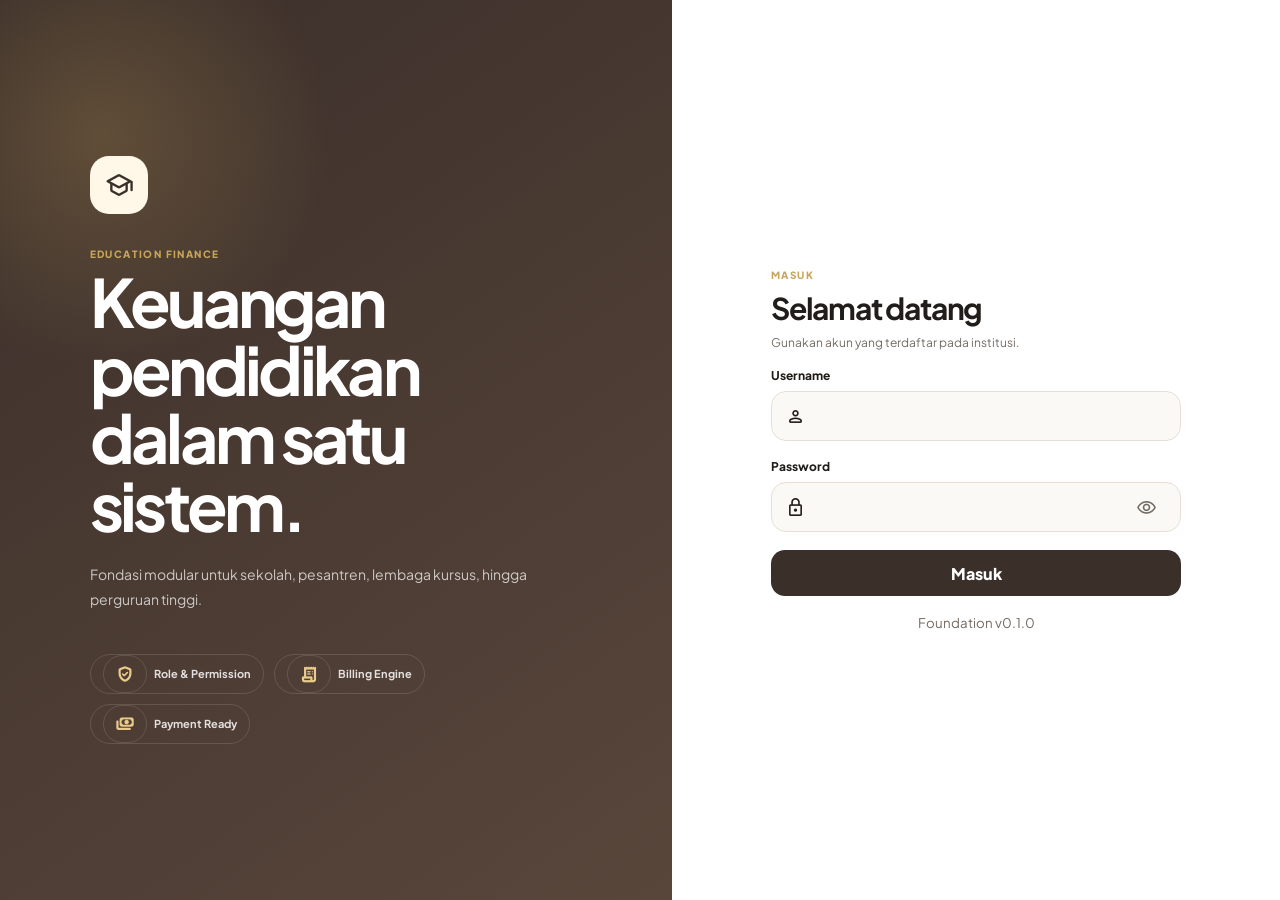
<file: index.html>
<!DOCTYPE html>
<html lang="id">
<head>
  <meta charset="UTF-8">
  <meta
    name="viewport"
    content="width=device-width, initial-scale=1, viewport-fit=cover"
  >
  <meta name="theme-color" content="#3B2F2A">

  <title>Education Finance</title>

  <link rel="manifest" href="./manifest.webmanifest">
  <link rel="icon" href="./icons/icon-192.png">
  <link rel="apple-touch-icon" href="./icons/icon-192.png">

  <link rel="preconnect" href="https://fonts.googleapis.com">
  <link rel="preconnect" href="https://fonts.gstatic.com" crossorigin>

  <link
    href="https://fonts.googleapis.com/css2?family=Material+Symbols+Rounded:opsz,wght,FILL,GRAD@20..48,400,0,0&family=Plus+Jakarta+Sans:wght@400;500;600;700;800&display=swap"
    rel="stylesheet"
  >

  <link rel="stylesheet" href="./assets/app.css?v=034">
</head>

<body>

  <section id="bootScreen" class="boot-screen">
    <div class="boot-mark">
      <span class="material-symbols-rounded">school</span>
    </div>

    <strong>Education Finance</strong>
    <span id="bootMessage">Menyiapkan aplikasi…</span>
    <div class="boot-spinner"></div>
  </section>


  <section id="loginPage" class="login-page" hidden>

    <div class="login-brand-panel">

      <div class="login-brand-mark">
        <span class="material-symbols-rounded">school</span>
      </div>

      <p class="eyebrow">EDUCATION FINANCE</p>

      <h1>
        Keuangan pendidikan dalam satu sistem.
      </h1>

      <p class="login-brand-copy">
        Fondasi modular untuk sekolah, pesantren, lembaga kursus,
        hingga perguruan tinggi.
      </p>

      <div class="login-feature-list">
        <span>
          <span class="material-symbols-rounded">verified_user</span>
          Role & Permission
        </span>

        <span>
          <span class="material-symbols-rounded">receipt_long</span>
          Billing Engine
        </span>

        <span>
          <span class="material-symbols-rounded">payments</span>
          Payment Ready
        </span>
      </div>

    </div>


    <div class="login-form-panel">

      <form id="loginForm" class="login-form">

        <div>
          <p class="eyebrow">MASUK</p>
          <h2>Selamat datang</h2>
          <p>Gunakan akun yang terdaftar pada institusi.</p>
        </div>

        <label class="field">
          <span>Username</span>

          <div class="input-shell">
            <span class="material-symbols-rounded">person</span>

            <input
              id="loginUsername"
              type="text"
              autocomplete="username"
              required
            >
          </div>
        </label>

        <label class="field">
          <span>Password</span>

          <div class="input-shell">
            <span class="material-symbols-rounded">lock</span>

            <input
              id="loginPassword"
              type="password"
              autocomplete="current-password"
              required
            >

            <button
              id="togglePassword"
              class="icon-button"
              type="button"
              aria-label="Tampilkan password"
            >
              <span class="material-symbols-rounded">visibility</span>
            </button>
          </div>
        </label>

        <p id="loginError" class="form-error" hidden></p>

        <button
          id="loginButton"
          class="primary-button"
          type="submit"
        >
          Masuk
        </button>

        <small class="version-note">
          Foundation v0.1.0
        </small>

      </form>

    </div>

  </section>


  <div id="appShell" class="app-shell" hidden>

    <aside class="sidebar">

      <div class="sidebar-brand">
        <div class="sidebar-logo">
          <span class="material-symbols-rounded">school</span>
        </div>

        <div>
          <strong>Education Finance</strong>
          <small>Management Platform</small>
        </div>
      </div>

      <nav id="desktopNav" class="side-nav"></nav>

      <div class="sidebar-footer">

      <div class="sidebar-user">
        <div>
          <strong data-user-name></strong>
          <small data-user-role></small>
        </div>

        <button
          class="icon-button"
          type="button"
          data-action="logout"
        >
          <span class="material-symbols-rounded">logout</span>
        </button>
      </div>

      <div
        id="appCredit"
        class="app-credit"
      ></div>

      </div>

    </aside>


    <main class="main-shell">

      <header class="topbar">

        <div>
          <p id="pageEyebrow" class="eyebrow">DASHBOARD</p>
          <h1 id="pageTitle">Dashboard</h1>
        </div>

        <div class="topbar-actions">

          <button
            id="tutorialButton"
            class="tutorial-button surface"
            type="button"
            aria-label="Panduan menu"
          >
            <span class="material-symbols-rounded">help</span>
            <span class="tutorial-button__label">Panduan</span>
          </button>

          <button
            id="refreshButton"
            class="icon-button surface"
            type="button"
            aria-label="Perbarui data"
          >
            <span class="material-symbols-rounded">refresh</span>
          </button>

          <button class="avatar-button" type="button">
            <span data-user-initials>U</span>
          </button>

        </div>

      </header>

      <section id="pageContent" class="page-content"></section>

    </main>

    <nav id="mobileNav" class="mobile-nav"></nav>

  </div>


  <div id="modalBackdrop" class="modal-backdrop" hidden>
    <section id="modalCard" class="modal-card"></section>
  </div>

  <div id="toast" class="toast" hidden></div>


  <script src="./assets/config.js?v=034"></script>
  <script src="./assets/api.js?v=034"></script>
  <script src="./assets/offline.js?v=034"></script>
  <script src="./assets/upload.js?v=034"></script>
  <script src="./assets/app.js?v=034"></script>

</body>
</html>
</file>
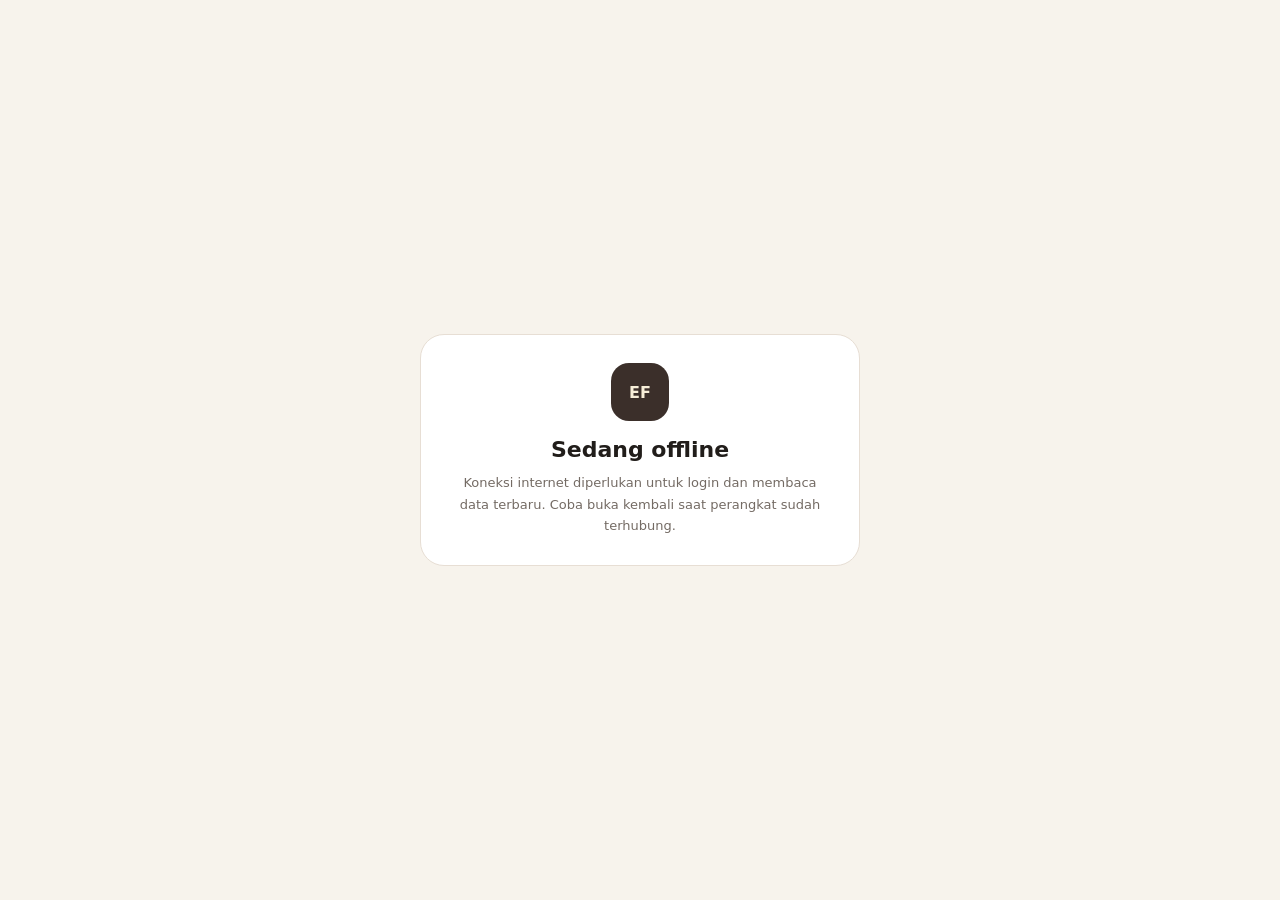
<file: offline.html>
<!DOCTYPE html>
<html lang="id">
<head>
  <meta charset="UTF-8">

  <meta
    name="viewport"
    content="width=device-width, initial-scale=1"
  >

  <meta
    name="theme-color"
    content="#3B2F2A"
  >

  <title>
    Education Finance — Offline
  </title>

  <style>
    * {
      box-sizing: border-box;
    }

    body {
      min-height: 100vh;
      margin: 0;
      padding: 24px;

      display: grid;
      place-items: center;

      background: #F7F3EC;
      color: #211D1A;

      font-family:
        system-ui,
        sans-serif;
    }

    .card {
      width: min(100%, 440px);
      padding: 28px;

      border: 1px solid #E7DED4;
      border-radius: 24px;

      background: #FFFFFF;

      text-align: center;
    }

    .mark {
      width: 58px;
      height: 58px;
      margin: 0 auto 16px;

      display: grid;
      place-items: center;

      border-radius: 18px;

      background: #3B2F2A;
      color: #F7EED8;

      font-weight: 800;
    }

    h1 {
      margin: 0;

      font-size: 22px;
    }

    p {
      margin: 10px 0 0;

      color: #746B64;

      font-size: 13px;
      line-height: 1.65;
    }
  </style>
</head>

<body>

  <main class="card">

    <div class="mark">
      EF
    </div>

    <h1>
      Sedang offline
    </h1>

    <p>
      Koneksi internet diperlukan untuk login dan membaca data terbaru.
      Coba buka kembali saat perangkat sudah terhubung.
    </p>

  </main>

</body>
</html>
</file>
<file: assets/app.css>
:root {
  --primary: #6F584A;
  --primary-strong: #3B2F2A;
  --primary-soft: #EEE4D7;
  --accent: #C9A55C;
  --accent-soft: #F7EED8;
  --bg: #F7F3EC;
  --surface: #FFFFFF;
  --surface-soft: #FBF9F5;
  --text: #211D1A;
  --text-soft: #746B64;
  --border: #E7DED4;
  --success: #147A55;
  --warning: #A76614;
  --danger: #B33A32;
  --shadow: 0 16px 42px rgba(59, 47, 42, 0.09);
}

* {
  box-sizing: border-box;
}

html {
  min-height: 100%;
  background: var(--bg);
}

body {
  margin: 0;
  min-height: 100vh;
  background: var(--bg);
  color: var(--text);
  font-family:
    "Plus Jakarta Sans",
    Inter,
    system-ui,
    sans-serif;
}

button,
input,
select,
textarea {
  font: inherit;
}

button {
  cursor: pointer;
}

[hidden] {
  display: none !important;
}

.material-symbols-rounded {
  font-size: 21px;
  line-height: 1;
}

.eyebrow {
  margin: 0 0 8px;
  color: var(--accent);
  font-size: 10px;
  font-weight: 800;
  letter-spacing: .14em;
}

.boot-screen {
  position: fixed;
  inset: 0;
  z-index: 200;
  display: grid;
  place-items: center;
  align-content: center;
  gap: 12px;
  padding: 24px;
  background:
    radial-gradient(
      circle at top right,
      rgba(201, 165, 92, .18),
      transparent 32%
    ),
    var(--bg);
  text-align: center;
}

.boot-mark,
.login-brand-mark,
.sidebar-logo {
  display: grid;
  place-items: center;
  background: var(--primary-strong);
  color: #FFF7E8;
}

.boot-mark {
  width: 70px;
  height: 70px;
  border-radius: 24px;
}

.boot-mark .material-symbols-rounded {
  font-size: 34px;
}

.boot-screen strong {
  font-size: 19px;
}

.boot-screen > span {
  color: var(--text-soft);
  font-size: 12px;
}

.boot-spinner {
  width: 26px;
  height: 26px;
  margin-top: 8px;
  border: 3px solid #E6DCCE;
  border-top-color: var(--primary);
  border-radius: 50%;
  animation: spin .8s linear infinite;
}

@keyframes spin {
  to { transform: rotate(360deg); }
}

.login-page {
  min-height: 100vh;
  display: grid;
  grid-template-columns: minmax(0, 1.05fr) minmax(420px, .95fr);
}

.login-brand-panel {
  min-height: 100vh;
  padding: clamp(42px, 7vw, 90px);
  display: flex;
  flex-direction: column;
  justify-content: center;
  background:
    radial-gradient(
      circle at 15% 15%,
      rgba(201, 165, 92, .24),
      transparent 24%
    ),
    linear-gradient(
      145deg,
      #3B2F2A 0%,
      #59463B 100%
    );
  color: #FFFFFF;
}

.login-brand-mark {
  width: 58px;
  height: 58px;
  margin-bottom: 34px;
  border-radius: 19px;
  background: #FFF7E8;
  color: var(--primary-strong);
}

.login-brand-mark .material-symbols-rounded {
  font-size: 30px;
}

.login-brand-panel h1 {
  max-width: 680px;
  margin: 0;
  font-size: clamp(34px, 5.2vw, 68px);
  line-height: 1.02;
  letter-spacing: -.055em;
}

.login-brand-copy {
  max-width: 560px;
  margin: 22px 0 0;
  color: rgba(255,255,255,.72);
  font-size: 14px;
  line-height: 1.8;
}

.login-feature-list {
  margin-top: 42px;
  display: flex;
  flex-wrap: wrap;
  gap: 10px;
}

.login-feature-list span {
  min-height: 38px;
  padding: 0 12px;
  display: inline-flex;
  align-items: center;
  gap: 7px;
  border: 1px solid rgba(255,255,255,.13);
  border-radius: 999px;
  color: rgba(255,255,255,.84);
  font-size: 11px;
  font-weight: 700;
}

.login-feature-list .material-symbols-rounded {
  color: #EACB8C;
  font-size: 18px;
}

.login-form-panel {
  min-height: 100vh;
  padding: 42px;
  display: grid;
  place-items: center;
  background: var(--surface);
}

.login-form {
  width: min(100%, 410px);
  display: grid;
  gap: 18px;
}

.login-form h2 {
  margin: 0;
  font-size: 30px;
  letter-spacing: -.04em;
}

.login-form > div > p:last-child {
  margin: 8px 0 0;
  color: var(--text-soft);
  font-size: 12px;
}

.field {
  display: grid;
  gap: 8px;
  color: var(--text);
  font-size: 12px;
  font-weight: 750;
}

.input-shell {
  min-height: 50px;
  padding: 0 13px;
  display: flex;
  align-items: center;
  gap: 9px;
  border: 1px solid var(--border);
  border-radius: 15px;
  background: var(--surface-soft);
}

.input-shell:focus-within {
  border-color: var(--primary);
  box-shadow: 0 0 0 4px rgba(111, 88, 74, .09);
}

.input-shell input {
  min-width: 0;
  flex: 1;
  border: 0;
  outline: 0;
  background: transparent;
  color: var(--text);
}

.primary-button,
.secondary-button {
  min-height: 46px;
  padding: 0 15px;
  border-radius: 14px;
  font-weight: 800;
}

.primary-button {
  border: 0;
  background: var(--primary-strong);
  color: #FFFFFF;
}

.secondary-button {
  border: 1px solid var(--border);
  background: var(--surface);
  color: var(--text);
}

.icon-button {
  width: 42px;
  height: 42px;
  padding: 0;
  display: grid;
  place-items: center;
  border: 0;
  border-radius: 13px;
  background: transparent;
  color: var(--text-soft);
}

.icon-button.surface {
  border: 1px solid var(--border);
  background: var(--surface);
}

.form-error {
  margin: -4px 0 0;
  padding: 11px 12px;
  border-radius: 12px;
  background: #FFF0EE;
  color: var(--danger);
  font-size: 11px;
}

.version-note {
  color: var(--text-soft);
  text-align: center;
}

.app-shell {
  min-height: 100vh;
  display: grid;
  grid-template-columns: 250px minmax(0, 1fr);
}

.sidebar {
  position: sticky;
  top: 0;
  height: 100vh;
  padding: 18px 14px;
  display: grid;
  grid-template-rows: auto 1fr auto;
  gap: 22px;
  border-right: 1px solid var(--border);
  background: var(--surface);
}

.sidebar-brand {
  padding: 6px 7px;
  display: flex;
  align-items: center;
  gap: 10px;
}

.sidebar-logo {
  width: 42px;
  height: 42px;
  border-radius: 14px;
}

.sidebar-brand strong,
.sidebar-user strong {
  display: block;
  font-size: 12px;
}

.sidebar-brand small,
.sidebar-user small {
  display: block;
  margin-top: 2px;
  color: var(--text-soft);
  font-size: 9px;
}

.side-nav {
  overflow-y: auto;
  display: grid;
  align-content: start;
  gap: 5px;
  scrollbar-width: none;
}

.side-nav::-webkit-scrollbar {
  display: none;
}

.nav-button {
  width: 100%;
  min-height: 45px;
  padding: 0 12px;
  display: flex;
  align-items: center;
  gap: 10px;
  border: 0;
  border-radius: 13px;
  background: transparent;
  color: var(--text-soft);
  font-size: 11px;
  font-weight: 700;
  text-align: left;
}

.nav-button.is-active {
  background: var(--primary-soft);
  color: var(--primary-strong);
}

.sidebar-user {
  padding: 10px;
  display: flex;
  align-items: center;
  justify-content: space-between;
  border: 1px solid var(--border);
  border-radius: 15px;
  background: var(--surface-soft);
}

.main-shell {
  min-width: 0;
}

.topbar {
  min-height: 88px;
  padding: 18px 28px;
  display: flex;
  align-items: center;
  justify-content: space-between;
  border-bottom: 1px solid var(--border);
  background: rgba(247,243,236,.86);
  backdrop-filter: blur(18px);
}

.topbar h1 {
  margin: 0;
  font-size: 25px;
  letter-spacing: -.04em;
}

.topbar-actions {
  display: flex;
  align-items: center;
  gap: 8px;
}

.avatar-button {
  width: 42px;
  height: 42px;
  border: 0;
  border-radius: 14px;
  background: var(--primary-strong);
  color: #FFFFFF;
  font-weight: 850;
}

.page-content {
  padding: 28px;
}

.hero-panel,
.metric-card,
.content-card {
  border: 1px solid var(--border);
  background: var(--surface);
}

.hero-panel {
  padding: 24px;
  border-radius: 28px;
  background:
    radial-gradient(
      circle at top right,
      rgba(201, 165, 92, .22),
      transparent 30%
    ),
    var(--surface);
  box-shadow: var(--shadow);
}

.hero-panel h2 {
  margin: 0;
  font-size: clamp(23px, 3vw, 35px);
  letter-spacing: -.045em;
}

.hero-panel p {
  max-width: 680px;
  margin: 9px 0 0;
  color: var(--text-soft);
  font-size: 12px;
  line-height: 1.7;
}

.metric-grid {
  margin-top: 18px;
  display: grid;
  grid-template-columns: repeat(4, minmax(0, 1fr));
  gap: 12px;
}

.metric-card {
  padding: 17px;
  border-radius: 16px;
}

.metric-card span {
  color: var(--text-soft);
  font-size: 10px;
  font-weight: 700;
}

.metric-card strong {
  display: block;
  margin-top: 8px;
  font-size: 24px;
  letter-spacing: -.04em;
}

.content-grid {
  margin-top: 18px;
  display: grid;
  grid-template-columns: minmax(0, 1.3fr) minmax(280px, .7fr);
  gap: 14px;
}

.content-card {
  padding: 20px;
  border-radius: 22px;
}

.card-head {
  display: flex;
  align-items: flex-start;
  justify-content: space-between;
  gap: 12px;
}

.card-head h3 {
  margin: 0;
  font-size: 15px;
}

.card-head p {
  margin: 5px 0 0;
  color: var(--text-soft);
  font-size: 10px;
}

.readiness-list {
  margin-top: 14px;
  display: grid;
  gap: 8px;
}

.readiness-item {
  min-height: 45px;
  padding: 0 12px;
  display: flex;
  align-items: center;
  justify-content: space-between;
  border-radius: 12px;
  background: var(--surface-soft);
  font-size: 11px;
  font-weight: 700;
}

.state-badge {
  padding: 6px 8px;
  border-radius: 999px;
  font-size: 9px;
  font-weight: 800;
}

.state-badge.is-ready {
  background: #E9F6EF;
  color: var(--success);
}

.state-badge.is-pending {
  background: #FFF2DF;
  color: var(--warning);
}

.form-grid {
  margin-top: 18px;
  display: grid;
  grid-template-columns: repeat(2, minmax(0, 1fr));
  gap: 14px;
}

.form-grid .field.is-full {
  grid-column: 1 / -1;
}

.text-input,
.select-input,
.textarea-input {
  width: 100%;
  border: 1px solid var(--border);
  border-radius: 13px;
  background: var(--surface-soft);
  color: var(--text);
  outline: 0;
}

.text-input,
.select-input {
  min-height: 46px;
  padding: 0 12px;
}

.textarea-input {
  min-height: 94px;
  padding: 12px;
  resize: vertical;
}

.page-actions {
  margin-top: 16px;
  display: flex;
  justify-content: flex-end;
  gap: 8px;
}

.table-wrap {
  margin-top: 14px;
  overflow-x: auto;
  border: 1px solid var(--border);
  border-radius: 14px;
}

.data-table {
  width: 100%;
  min-width: 680px;
  border-collapse: collapse;
}

.data-table th,
.data-table td {
  padding: 12px 13px;
  border-bottom: 1px solid var(--border);
  font-size: 10px;
  text-align: left;
}

.data-table th {
  background: var(--surface-soft);
  color: var(--text-soft);
  font-weight: 800;
}

.empty-state {
  padding: 28px 18px;
  text-align: center;
  color: var(--text-soft);
  font-size: 11px;
  line-height: 1.6;
}

.mobile-nav {
  display: none;
}

.modal-backdrop {
  position: fixed;
  z-index: 120;
  inset: 0;
  padding: 20px;
  display: grid;
  place-items: center;
  background: rgba(33,29,26,.48);
  backdrop-filter: blur(8px);
}

.modal-card {
  width: min(100%, 440px);
  padding: 22px;
  border-radius: 22px;
  background: var(--surface);
  box-shadow: 0 28px 90px rgba(0,0,0,.18);
}

.modal-card h3 {
  margin: 0;
}

.modal-card p {
  color: var(--text-soft);
  font-size: 11px;
}

.modal-actions {
  margin-top: 20px;
  display: flex;
  justify-content: flex-end;
  gap: 8px;
}

.toast {
  position: fixed;
  z-index: 150;
  right: 20px;
  bottom: 20px;
  max-width: min(360px, calc(100vw - 40px));
  padding: 12px 14px;
  border-radius: 13px;
  background: var(--primary-strong);
  color: #FFFFFF;
  box-shadow: var(--shadow);
  font-size: 10px;
  font-weight: 700;
}

@media (max-width: 900px) {

  .login-page {
    grid-template-columns: 1fr;
  }

  .login-brand-panel {
    min-height: auto;
    padding: 34px 22px;
  }

  .login-brand-panel h1 {
    font-size: 36px;
  }

  .login-form-panel {
    min-height: auto;
    padding: 34px 22px 50px;
  }

  .app-shell {
    grid-template-columns: 1fr;
  }

  .sidebar {
    display: none;
  }

  .topbar {
    position: sticky;
    top: 0;
    z-index: 20;
    min-height: 76px;
    padding:
      calc(12px + env(safe-area-inset-top))
      16px
      12px;
  }

  .page-content {
    padding:
      16px
      14px
      calc(92px + env(safe-area-inset-bottom));
  }

  .metric-grid {
    grid-template-columns: repeat(2, minmax(0, 1fr));
  }

  .content-grid,
  .form-grid {
    grid-template-columns: 1fr;
  }

  .form-grid .field.is-full {
    grid-column: auto;
  }

  .mobile-nav {
    position: fixed;
    z-index: 30;
    left: 0;
    right: 0;
    bottom: 0;
    padding:
      8px
      8px
      calc(8px + env(safe-area-inset-bottom));
    display: grid;
    grid-template-columns: repeat(4, minmax(0, 1fr));
    gap: 4px;
    border-top: 1px solid var(--border);
    background: rgba(255,255,255,.96);
    backdrop-filter: blur(18px);
  }

  .mobile-nav .nav-button {
    min-height: 52px;
    padding: 0;
    display: grid;
    place-items: center;
    align-content: center;
    gap: 2px;
    font-size: 8px;
  }

  .toast {
    right: 14px;
    bottom: calc(76px + env(safe-area-inset-bottom));
  }
}


/* ============================================================
   FRONTEND PATCH v0.1.1
   Premium Hero + Loading + CTA + Mobile Menu
   ============================================================ */

/* ---------- GLOBAL LOADING ---------- */

.app-progress {
  position: fixed;
  z-index: 180;
  top: 0;
  left: 0;
  right: 0;

  pointer-events: none;
  opacity: 0;

  transition:
    opacity 160ms ease;
}

.app-progress.is-active {
  opacity: 1;
}

.app-progress__bar {
  position: absolute;
  top: 0;
  left: 0;

  width: 42%;
  height: 3px;

  border-radius: 999px;

  background:
    linear-gradient(
      90deg,
      var(--accent),
      #F7D99D,
      var(--accent)
    );

  animation:
    edu-progress 1.2s ease-in-out infinite;
}

.app-progress__label {
  position: absolute;
  top: 12px;
  right: 18px;

  display: inline-flex;
  align-items: center;
  gap: 7px;

  min-height: 34px;
  padding: 0 11px;

  border: 1px solid rgba(255, 255, 255, .12);
  border-radius: 999px;

  background: rgba(59, 47, 42, .94);
  color: #FFFFFF;

  box-shadow:
    0 12px 32px rgba(59, 47, 42, .18);

  font-size: 9px;
  font-weight: 700;

  backdrop-filter:
    blur(10px);
}

@keyframes edu-progress {
  0% {
    transform:
      translateX(-120%);
  }

  50% {
    transform:
      translateX(120%);
  }

  100% {
    transform:
      translateX(260%);
  }
}

.button-spinner {
  display: inline-block;

  width: 14px;
  height: 14px;

  border:
    2px solid currentColor;
  border-right-color:
    transparent;
  border-radius: 50%;

  vertical-align:
    middle;

  animation:
    spin .7s linear infinite;
}

.icon-button.is-loading
.material-symbols-rounded {
  animation:
    spin .8s linear infinite;
}

.primary-button,
.secondary-button {
  display: inline-flex;
  align-items: center;
  justify-content: center;
  gap: 7px;
}

.primary-button:disabled,
.secondary-button:disabled,
.icon-button:disabled {
  cursor: wait;
  opacity: .68;
}

/* ---------- SKELETON ---------- */

.page-loading {
  display: grid;
  gap: 16px;
}

.page-loading__head {
  display: flex;
  align-items: center;
  gap: 12px;

  min-height: 64px;
  padding: 14px 16px;

  border: 1px solid var(--border);
  border-radius: 17px;

  background: var(--surface);
}

.page-loading__spinner {
  width: 38px;
  height: 38px;

  display: grid;
  place-items: center;

  border-radius: 13px;

  background: var(--primary-soft);
  color: var(--primary-strong);
}

.page-loading__head strong {
  display: block;

  font-size: 12px;
}

.page-loading__head small {
  display: block;

  margin-top: 3px;

  color: var(--text-soft);

  font-size: 9px;
}

.skeleton {
  position: relative;
  overflow: hidden;

  border: 1px solid var(--border);
  border-radius: 20px;

  background: #EEE8E0;
}

.skeleton::after {
  content: "";

  position: absolute;
  inset: 0;

  transform:
    translateX(-100%);

  background:
    linear-gradient(
      90deg,
      transparent,
      rgba(255,255,255,.8),
      transparent
    );

  animation:
    edu-shimmer 1.25s infinite;
}

.skeleton--hero {
  min-height: 190px;
}

.skeleton--card {
  min-height: 105px;
}

.skeleton--panel {
  min-height: 210px;
}

.skeleton-grid {
  display: grid;
  grid-template-columns:
    repeat(4, minmax(0, 1fr));
  gap: 12px;
}

@keyframes edu-shimmer {
  100% {
    transform:
      translateX(100%);
  }
}

/* ---------- PREMIUM HERO ---------- */

.hero-panel--premium {
  position: relative;
  overflow: hidden;

  min-height: 290px;
  padding:
    clamp(24px, 4vw, 38px);

  display: flex;
  align-items: center;

  border: 0;

  background:
    radial-gradient(
      circle at 88% 16%,
      rgba(232, 199, 131, .28),
      transparent 23%
    ),
    radial-gradient(
      circle at 74% 110%,
      rgba(255, 255, 255, .08),
      transparent 34%
    ),
    linear-gradient(
      135deg,
      #2F2521 0%,
      #4E3C33 56%,
      #685142 100%
    );

  color: #FFFFFF;

  box-shadow:
    0 22px 55px rgba(59, 47, 42, .18);
}

.hero-content {
  position: relative;
  z-index: 2;

  width: min(100%, 760px);
}

.hero-decoration {
  position: absolute;

  border: 1px solid rgba(247, 238, 216, .13);
  border-radius: 50%;
}

.hero-decoration--one {
  width: 320px;
  height: 320px;

  right: -74px;
  top: -102px;
}

.hero-decoration--two {
  width: 180px;
  height: 180px;

  right: 110px;
  bottom: -114px;
}

.hero-topline {
  margin-bottom: 22px;

  display: flex;
  align-items: center;
  gap: 10px;
}

.hero-icon {
  width: 42px;
  height: 42px;

  display: grid;
  place-items: center;

  border: 1px solid rgba(255,255,255,.14);
  border-radius: 14px;

  background: rgba(255,255,255,.09);
  color: #F3DCA7;
}

.hero-status {
  min-height: 30px;
  padding: 0 10px;

  display: inline-flex;
  align-items: center;
  gap: 7px;

  border: 1px solid rgba(255,255,255,.13);
  border-radius: 999px;

  background: rgba(255,255,255,.06);
  color: rgba(255,255,255,.78);

  font-size: 9px;
  font-weight: 700;
}

.hero-status__dot {
  width: 6px;
  height: 6px;

  border-radius: 50%;

  background: #B9F2CF;

  box-shadow:
    0 0 0 4px rgba(185, 242, 207, .09);
}

.hero-kicker {
  margin: 0 0 9px;

  color: #E7C984;

  font-size: 10px;
  font-weight: 800;
  letter-spacing: .14em;
}

.hero-panel--premium h2 {
  max-width: 720px;
  margin: 0;

  color: #FFFFFF;

  font-size:
    clamp(30px, 5vw, 52px);

  line-height: 1.04;
  letter-spacing: -.055em;
}

.hero-copy {
  max-width: 660px;
  margin: 14px 0 0;

  color: rgba(255,255,255,.72);

  font-size: 12px;
  line-height: 1.75;
}

.hero-meta {
  margin-top: 20px;

  display: flex;
  flex-wrap: wrap;
  gap: 9px;
}

.hero-meta > span {
  min-height: 32px;
  padding: 0 10px;

  display: inline-flex;
  align-items: center;
  gap: 6px;

  border-radius: 10px;

  background: rgba(255,255,255,.07);
  color: rgba(255,255,255,.76);

  font-size: 9px;
  font-weight: 650;
}

.hero-meta .material-symbols-rounded {
  color: #E7C984;

  font-size: 16px;
}

.hero-actions {
  margin-top: 24px;

  display: flex;
  flex-wrap: wrap;
  gap: 9px;
}

.hero-primary-button,
.hero-secondary-button {
  min-height: 46px;
  padding: 0 15px;

  display: inline-flex;
  align-items: center;
  gap: 8px;

  border-radius: 14px;

  font-size: 10px;
  font-weight: 800;
}

.hero-primary-button {
  border: 0;

  background: #F2D18B;
  color: #352921;
}

.hero-secondary-button {
  border: 1px solid rgba(255,255,255,.15);

  background: rgba(255,255,255,.07);
  color: #FFFFFF;
}

/* ---------- KPI ---------- */

.metric-card {
  display: flex;
  align-items: center;
  gap: 13px;
}

.metric-card__icon {
  width: 42px;
  height: 42px;

  flex: 0 0 42px;

  display: grid;
  place-items: center;

  border-radius: 13px;

  background: var(--primary-soft);
  color: var(--primary-strong);
}

.metric-card__label {
  display: block;

  color: var(--text-soft);

  font-size: 9px;
  font-weight: 700;
}

.metric-card strong {
  margin-top: 4px;

  font-size: 21px;
}

/* ---------- CONTENT ---------- */

.section-kicker {
  margin: 0 0 5px;

  color: var(--accent);

  font-size: 9px;
  font-weight: 800;
  letter-spacing: .11em;
}

.progress-badge {
  min-width: 45px;
  min-height: 45px;

  display: grid;
  place-items: center;

  border-radius: 14px;

  background: var(--primary-soft);
  color: var(--primary-strong);

  font-size: 11px;
  font-weight: 800;
}

.readiness-item__label {
  display: flex;
  align-items: center;
  gap: 9px;
}

.readiness-item__icon {
  width: 31px;
  height: 31px;

  display: grid;
  place-items: center;

  border-radius: 10px;

  background: var(--surface);
  color: var(--primary);
}

.readiness-item__icon
.material-symbols-rounded {
  font-size: 17px;
}

.workspace-info {
  margin-top: 16px;
  padding: 17px;

  display: grid;
  gap: 12px;

  border-radius: 16px;

  background: var(--surface-soft);
}

.workspace-info__icon {
  width: 43px;
  height: 43px;

  display: grid;
  place-items: center;

  border-radius: 14px;

  background: var(--primary-strong);
  color: #F7EED8;
}

.workspace-info p {
  margin: 0;

  color: var(--text-soft);

  font-size: 10px;
  line-height: 1.7;
}

/* ---------- MODULE HERO ---------- */

.module-hero {
  margin-bottom: 16px;
  padding: 20px;

  display: flex;
  align-items: center;
  gap: 14px;

  border: 1px solid var(--border);
  border-radius: 21px;

  background:
    linear-gradient(
      135deg,
      var(--surface),
      #FCF8F0
    );
}

.module-hero__icon {
  width: 52px;
  height: 52px;

  flex: 0 0 52px;

  display: grid;
  place-items: center;

  border-radius: 17px;

  background: var(--primary-strong);
  color: #F7EED8;
}

.module-hero h2 {
  margin: 0;

  font-size: 20px;
  letter-spacing: -.035em;
}

.module-hero p:not(.section-kicker) {
  margin: 5px 0 0;

  color: var(--text-soft);

  font-size: 10px;
  line-height: 1.6;
}

.module-hero__action {
  margin-left: auto;

  flex: 0 0 auto;
}

.required-mark {
  color: var(--danger);
}

/* ---------- EMPTY ---------- */

.empty-state--large {
  min-height: 260px;

  display: grid;
  place-items: center;
  align-content: center;
  gap: 9px;
}

.empty-state--large p {
  max-width: 420px;
  margin: 0;
}

.empty-state__icon {
  width: 52px;
  height: 52px;

  display: grid;
  place-items: center;

  border-radius: 17px;

  background: var(--primary-soft);
  color: var(--primary-strong);
}

.empty-state__icon.is-danger {
  background: #FFF0EE;
  color: var(--danger);
}

.compact-button {
  min-height: 34px;
  padding: 0 10px;

  border-radius: 10px;

  font-size: 9px;
}

/* ---------- TOGGLE ---------- */

.toggle-field {
  min-height: 62px;
  padding: 11px 12px;

  display: flex;
  align-items: center;
  gap: 10px;

  border: 1px solid var(--border);
  border-radius: 14px;

  background: var(--surface-soft);
}

.toggle-field input {
  position: absolute;
  opacity: 0;
}

.toggle-field__control {
  position: relative;

  width: 40px;
  height: 23px;

  flex: 0 0 40px;

  border-radius: 999px;

  background: #D9D0C6;

  transition:
    background 160ms ease;
}

.toggle-field__control::after {
  content: "";

  position: absolute;
  top: 3px;
  left: 3px;

  width: 17px;
  height: 17px;

  border-radius: 50%;

  background: #FFFFFF;

  box-shadow:
    0 2px 5px rgba(0,0,0,.12);

  transition:
    transform 160ms ease;
}

.toggle-field
input:checked +
.toggle-field__control {
  background:
    var(--primary);
}

.toggle-field
input:checked +
.toggle-field__control::after {
  transform:
    translateX(17px);
}

.toggle-field strong {
  display: block;

  font-size: 10px;
}

.toggle-field small {
  display: block;

  margin-top: 2px;

  color: var(--text-soft);

  font-size: 8px;
}

/* ---------- MOBILE CTA ---------- */

.mobile-cta {
  position: relative;

  min-height: 52px;
  padding: 0;

  display: grid;
  place-items: center;
  align-content: center;
  gap: 1px;

  border: 0;

  background: transparent;
  color: var(--primary-strong);

  font-size: 8px;
  font-weight: 700;
}

.mobile-cta__icon {
  position: absolute;
  top: -21px;

  width: 54px;
  height: 54px;

  display: grid;
  place-items: center;

  border: 5px solid var(--bg);
  border-radius: 18px;

  transform:
    rotate(45deg);

  background:
    linear-gradient(
      135deg,
      #3B2F2A,
      #695142
    );

  color: #F4D696;

  box-shadow:
    0 12px 26px rgba(59,47,42,.22);
}

.mobile-cta__icon
.material-symbols-rounded {
  transform:
    rotate(-45deg);

  font-size: 25px;
}

.mobile-cta__label {
  margin-top: 28px;
}

/* ---------- BOTTOM SHEET ---------- */

.modal-backdrop.is-sheet {
  padding: 0;

  place-items: end center;
}

.modal-card.is-sheet {
  width: 100%;
  max-width: 620px;

  max-height: 86vh;
  overflow-y: auto;

  padding:
    10px
    18px
    calc(22px + env(safe-area-inset-bottom));

  border-radius:
    24px
    24px
    0
    0;

  animation:
    sheet-up 220ms ease-out;
}

@keyframes sheet-up {
  from {
    transform:
      translateY(32px);

    opacity: 0;
  }

  to {
    transform:
      translateY(0);

    opacity: 1;
  }
}

.sheet-handle {
  width: 42px;
  height: 4px;

  margin: 0 auto 16px;

  border-radius: 999px;

  background: #D9D0C6;
}

.sheet-head h3 {
  margin: 0;

  font-size: 19px;
}

.sheet-head p:last-child {
  margin: 6px 0 0;

  color: var(--text-soft);

  font-size: 9px;
  line-height: 1.6;
}

.quick-action-list {
  margin-top: 16px;

  display: grid;
  gap: 8px;
}

.quick-action-card {
  width: 100%;
  min-height: 66px;
  padding: 10px 11px;

  display: flex;
  align-items: center;
  gap: 10px;

  border: 1px solid var(--border);
  border-radius: 15px;

  background: var(--surface-soft);
  color: var(--text);

  text-align: left;
}

.quick-action-card__icon {
  width: 42px;
  height: 42px;

  flex: 0 0 42px;

  display: grid;
  place-items: center;

  border-radius: 13px;

  background: var(--primary-soft);
  color: var(--primary-strong);
}

.quick-action-card__text {
  min-width: 0;
  flex: 1;
}

.quick-action-card strong {
  display: block;

  font-size: 10px;
}

.quick-action-card small {
  display: block;

  margin-top: 3px;

  color: var(--text-soft);

  font-size: 8px;
}

.more-menu-grid {
  margin-top: 16px;

  display: grid;
  grid-template-columns:
    repeat(3, minmax(0, 1fr));
  gap: 8px;
}

.more-menu-card {
  min-height: 88px;
  padding: 11px 8px;

  display: grid;
  place-items: center;
  align-content: center;
  gap: 7px;

  border: 1px solid var(--border);
  border-radius: 15px;

  background: var(--surface-soft);
  color: var(--text);
}

.more-menu-card
.material-symbols-rounded {
  color: var(--primary);

  font-size: 22px;
}

.more-menu-card strong {
  font-size: 8px;

  text-align: center;
}

.sheet-logout-button {
  width: 100%;
  min-height: 44px;
  margin-top: 14px;

  display: flex;
  align-items: center;
  justify-content: center;
  gap: 7px;

  border: 1px solid #F0D2CF;
  border-radius: 14px;

  background: #FFF4F2;
  color: var(--danger);

  font-size: 9px;
  font-weight: 800;
}

/* ---------- RESPONSIVE PATCH ---------- */

@media (max-width: 900px) {

  .mobile-nav {
    grid-template-columns:
      repeat(5, minmax(0, 1fr));

    padding-top: 9px;
  }

  .page-content {
    padding-bottom:
      calc(
        102px +
        env(safe-area-inset-bottom)
      );
  }

  .hero-panel--premium {
    min-height: 330px;
    padding: 23px 20px;
  }

  .hero-panel--premium h2 {
    font-size: 33px;
  }

  .hero-copy {
    font-size: 10px;
  }

  .hero-actions {
    display: grid;
    grid-template-columns: 1fr;
  }

  .hero-primary-button,
  .hero-secondary-button {
    width: 100%;
    justify-content: center;
  }

  .skeleton-grid {
    grid-template-columns:
      repeat(2, minmax(0, 1fr));
  }

  .module-hero {
    align-items: flex-start;
    flex-wrap: wrap;
  }

  .module-hero__action {
    width: 100%;
    margin-left: 0;
  }

  .app-progress__label {
    top:
      calc(
        8px +
        env(safe-area-inset-top)
      );

    right: 10px;
  }

  .toast {
    bottom:
      calc(
        90px +
        env(safe-area-inset-bottom)
      );
  }
}

@media (max-width: 520px) {

  .metric-card {
    min-height: 106px;

    align-items: flex-start;
    flex-direction: column;
  }

  .metric-card strong {
    font-size: 22px;
  }

  .hero-meta {
    display: grid;
    grid-template-columns: 1fr;
  }

  .more-menu-grid {
    grid-template-columns:
      repeat(3, minmax(0, 1fr));
  }
}


/* ============================================================
   FRONTEND PATCH v0.1.2
   SCOPE LOCK:
   1. Compact Premium Hero
   2. Larger Card Icons

   Tidak mengubah:
   - Navigation
   - CTA logic
   - Loading
   - Forms
   - Modal
   - Tables
   - Backend
   ============================================================ */


/* ============================================================
   1. COMPACT PREMIUM HERO
   ============================================================ */

.hero-panel--premium {
  min-height: 220px;

  padding:
    26px
    30px;
}

.hero-content {
  width: min(100%, 920px);
}

.hero-topline {
  margin-bottom: 14px;
}

.hero-kicker {
  margin-bottom: 6px;
}

.hero-panel--premium h2 {
  font-size:
    clamp(28px, 3.6vw, 44px);

  line-height: 1;
}

.hero-copy {
  max-width: 700px;

  margin-top: 9px;

  line-height: 1.6;
}

.hero-meta {
  margin-top: 14px;
}

.hero-actions {
  margin-top: 16px;
}

.hero-primary-button,
.hero-secondary-button {
  min-height: 42px;
}


/* ============================================================
   2. LARGER ICONS INSIDE CARDS
   ============================================================ */

.metric-card__icon {
  width: 52px;
  height: 52px;

  flex-basis: 52px;

  border-radius: 15px;
}

.metric-card__icon
.material-symbols-rounded {
  font-size: 25px;
}

.readiness-item__icon {
  width: 38px;
  height: 38px;

  border-radius: 12px;
}

.readiness-item__icon
.material-symbols-rounded {
  font-size: 21px;
}

.workspace-info__icon {
  width: 52px;
  height: 52px;

  border-radius: 16px;
}

.workspace-info__icon
.material-symbols-rounded {
  font-size: 25px;
}


/* ============================================================
   MOBILE — HERO TETAP PREMIUM TAPI TIDAK TERLALU TINGGI
   ============================================================ */

@media (max-width: 900px) {

  .hero-panel--premium {
    min-height: 0;

    padding:
      20px
      20px
      21px;
  }

  .hero-topline {
    margin-bottom: 12px;
  }

  .hero-panel--premium h2 {
    font-size: 31px;
  }

  .hero-copy {
    margin-top: 8px;
  }

  .hero-meta {
    margin-top: 12px;
  }

  .hero-actions {
    margin-top: 15px;

    grid-template-columns:
      minmax(0, 1.15fr)
      minmax(0, .85fr);
  }

  .hero-primary-button,
  .hero-secondary-button {
    min-height: 42px;

    padding:
      0
      11px;
  }

  .metric-card__icon {
    width: 50px;
    height: 50px;

    flex-basis: 50px;
  }

  .metric-card__icon
  .material-symbols-rounded {
    font-size: 24px;
  }
}


/* Small mobile:
   tombol kembali 1 kolom hanya jika layar memang sempit. */
@media (max-width: 420px) {

  .hero-actions {
    grid-template-columns: 1fr;
  }
}


/* ============================================================
   FRONTEND v0.1.3
   - Clean loading
   - Cached navigation
   - Settings
   - Compact hero
   ============================================================ */


/* ============================================================
   SIDEBAR CREDIT
   ============================================================ */

.sidebar-footer {
  display: grid;
  gap: 8px;
}

.app-credit {
  padding: 0 8px;

  color: var(--text-soft);
}

.app-credit strong {
  display: block;

  color: var(--text);

  font-size: 9px;
  font-weight: 800;
}

.app-credit small {
  display: block;

  margin-top: 2px;

  font-size: 7px;
}


/* ============================================================
   CLEAN LOADING
   ============================================================ */

/*
 * Hilangkan bubble loading.
 * Hanya progress bar tipis + skeleton first-load.
 */
.app-progress--bar-only
.app-progress__label {
  display: none !important;
}

.app-progress--bar-only
.app-progress__bar {
  height: 3px;
}

.page-loading--clean
.page-loading__head {
  min-height: 52px;

  padding: 12px 15px;
}

.page-loading--clean
.page-loading__head::before {
  content: "";

  width: 8px;
  height: 8px;

  flex: 0 0 8px;

  border-radius: 50%;

  background: var(--accent);

  box-shadow:
    0 0 0 5px rgba(201, 165, 92, .12);

  animation:
    edu-loading-pulse 1s ease-in-out infinite;
}

@keyframes edu-loading-pulse {
  50% {
    opacity: .42;

    transform:
      scale(.78);
  }
}


/* ============================================================
   COMPACT HERO — FORCE v0.1.3
   ============================================================ */

.hero-panel--premium.hero-panel--compact {
  min-height: 0 !important;

  padding:
    22px
    26px !important;
}

.hero-panel--compact
.hero-content {
  width: 100%;
}

.hero-panel--compact
.hero-topline {
  margin-bottom: 12px;
}

.hero-main-row {
  display: grid;

  grid-template-columns:
    minmax(0, 1.25fr)
    minmax(300px, .75fr);

  align-items: end;

  gap: 26px;
}

.hero-main-copy {
  min-width: 0;
}

.hero-panel--compact h2 {
  font-size:
    clamp(28px, 3vw, 41px) !important;
}

.hero-panel--compact
.hero-copy {
  max-width: 650px;

  margin-top: 8px;
}

.hero-side {
  display: grid;
  gap: 11px;
}

.hero-panel--compact
.hero-meta {
  margin-top: 0;

  display: grid;

  grid-template-columns:
    repeat(2, minmax(0, 1fr));

  gap: 7px;
}

.hero-panel--compact
.hero-meta > span {
  justify-content: center;

  min-width: 0;

  white-space: nowrap;
}

.hero-panel--compact
.hero-actions {
  margin-top: 0;

  display: grid;

  grid-template-columns:
    minmax(0, 1.1fr)
    minmax(0, .9fr);

  gap: 7px;
}

.hero-panel--compact
.hero-primary-button,
.hero-panel--compact
.hero-secondary-button {
  width: 100%;

  min-height: 40px;

  justify-content: center;
}


/* ============================================================
   MODULE STATUS
   ============================================================ */

.nav-button {
  position: relative;
}

.nav-maintenance-dot {
  width: 7px;
  height: 7px;

  margin-left: auto;

  border-radius: 50%;

  background: var(--warning);
}

.nav-button.is-maintenance {
  color: var(--warning);
}

.more-menu-card.is-maintenance {
  border-color: #EFDDBA;

  background: #FFF8EC;
}

.more-menu-card.is-maintenance small {
  color: var(--warning);

  font-size: 7px;
}

.module-hero__icon.is-warning,
.empty-state__icon.is-warning {
  background: #FFF1D8;
  color: var(--warning);
}


/* ============================================================
   SETTINGS
   ============================================================ */

.settings-grid {
  display: grid;

  grid-template-columns:
    minmax(280px, .75fr)
    minmax(0, 1.25fr);

  gap: 14px;
}

.credit-preview {
  margin-top: 18px;

  padding: 16px;

  display: grid;
  gap: 4px;

  border: 1px dashed var(--border);
  border-radius: 15px;

  background: var(--surface-soft);
}

.credit-preview > span {
  color: var(--accent);

  font-size: 8px;
  font-weight: 800;
  letter-spacing: .1em;
}

.credit-preview strong {
  font-size: 14px;
}

.credit-preview small {
  color: var(--text-soft);

  font-size: 9px;
}

.module-setting-list {
  margin-top: 16px;

  display: grid;
  gap: 8px;
}

.module-setting-row {
  min-height: 62px;

  padding: 9px 10px;

  display: grid;

  grid-template-columns:
    minmax(0, 1fr)
    150px;

  align-items: center;

  gap: 12px;

  border: 1px solid var(--border);
  border-radius: 14px;

  background: var(--surface-soft);
}

.module-setting-row__identity {
  min-width: 0;

  display: flex;
  align-items: center;

  gap: 10px;
}

.module-setting-row__icon {
  width: 39px;
  height: 39px;

  flex: 0 0 39px;

  display: grid;
  place-items: center;

  border-radius: 12px;

  background: var(--surface);
  color: var(--primary);
}

.module-setting-row__icon
.material-symbols-rounded {
  font-size: 21px;
}

.module-setting-row__identity strong {
  display: block;

  font-size: 10px;
}

.module-setting-row__identity small {
  display: block;

  margin-top: 2px;

  color: var(--text-soft);

  font-size: 7px;
}

.module-status-select {
  min-height: 38px;

  font-size: 9px;
}

.module-status-note {
  margin-top: 14px;

  padding: 12px;

  display: grid;

  grid-template-columns:
    auto
    minmax(0, 1fr);

  align-items: center;

  gap: 7px 10px;

  border-radius: 13px;

  background: var(--surface-soft);

  color: var(--text-soft);

  font-size: 8px;
}

.status-legend {
  min-width: 76px;

  padding: 5px 7px;

  border-radius: 999px;

  font-size: 7px;
  font-weight: 800;

  text-align: center;
}

.status-legend.is-active {
  background: #E9F6EF;
  color: var(--success);
}

.status-legend.is-maintenance {
  background: #FFF1D8;
  color: var(--warning);
}

.status-legend.is-inactive {
  background: #ECE8E4;
  color: #756E68;
}

.settings-save-bar {
  position: sticky;

  bottom: 12px;

  z-index: 12;

  margin-top: 14px;

  min-height: 62px;

  padding: 10px 12px;

  display: flex;
  align-items: center;
  justify-content: space-between;

  gap: 12px;

  border: 1px solid var(--border);
  border-radius: 16px;

  background: rgba(255,255,255,.92);

  box-shadow:
    0 12px 34px rgba(59,47,42,.10);

  backdrop-filter:
    blur(14px);
}

.settings-save-bar > span {
  color: var(--text-soft);

  font-size: 8px;
}

.menu-credit {
  margin-top: 14px;

  padding: 10px;

  border-radius: 12px;

  background: var(--surface-soft);

  text-align: center;
}

.menu-credit strong {
  display: block;

  font-size: 9px;
}

.menu-credit small {
  display: block;

  margin-top: 2px;

  color: var(--text-soft);

  font-size: 7px;
}


/* ============================================================
   RESPONSIVE
   ============================================================ */

@media (max-width: 900px) {

  .hero-panel--premium.hero-panel--compact {
    padding:
      18px
      18px
      19px !important;
  }

  .hero-main-row {
    grid-template-columns:
      1fr;

    gap: 13px;
  }

  .hero-panel--compact
  .hero-topline {
    margin-bottom: 10px;
  }

  .hero-panel--compact h2 {
    font-size: 29px !important;
  }

  .hero-panel--compact
  .hero-copy {
    margin-top: 6px;

    font-size: 9px;

    line-height: 1.55;
  }

  .hero-side {
    gap: 8px;
  }

  .hero-panel--compact
  .hero-meta {
    grid-template-columns:
      repeat(2, minmax(0, 1fr));
  }

  .hero-panel--compact
  .hero-meta > span {
    min-height: 29px;

    padding:
      0
      7px;

    font-size: 8px;
  }

  .hero-panel--compact
  .hero-actions {
    grid-template-columns:
      minmax(0, 1.1fr)
      minmax(0, .9fr);
  }

  .hero-panel--compact
  .hero-primary-button,
  .hero-panel--compact
  .hero-secondary-button {
    min-height: 39px;

    font-size: 9px;
  }

  .settings-grid {
    grid-template-columns:
      1fr;
  }

  .settings-save-bar {
    bottom:
      calc(
        84px +
        env(safe-area-inset-bottom)
      );

    flex-direction: column;

    align-items: stretch;
  }

  .settings-save-bar
  .primary-button {
    width: 100%;
  }
}


@media (max-width: 520px) {

  .module-setting-row {
    grid-template-columns:
      minmax(0, 1fr)
      125px;
  }

  .hero-panel--compact
  .hero-meta {
    grid-template-columns:
      1fr
      1fr;
  }

  .hero-panel--compact
  .hero-actions {
    grid-template-columns:
      1fr
      1fr;
  }
}


@media (max-width: 380px) {

  .hero-panel--compact
  .hero-meta,
  .hero-panel--compact
  .hero-actions {
    grid-template-columns:
      1fr;
  }

  .module-setting-row {
    grid-template-columns:
      1fr;
  }
}


/* ============================================================
   FRONTEND v0.2.0
   ADMISSION + PARTICIPANT + GUARDIAN
   ============================================================ */


/* ---------- ADMISSIONS ---------- */

.admission-grid {
  display: grid;
  grid-template-columns:
    repeat(3, minmax(0, 1fr));
  gap: 10px;
}

.admission-card {
  min-height: 154px;
  padding: 15px;

  display: flex;
  flex-direction: column;
  align-items: stretch;

  border: 1px solid var(--border);
  border-radius: 17px;

  background:
    linear-gradient(
      145deg,
      var(--surface),
      var(--surface-soft)
    );

  color: var(--text);
  text-align: left;
}

.admission-card__top {
  display: flex;
  align-items: center;
  justify-content: space-between;
  gap: 8px;
}

.admission-card__code {
  color: var(--primary);

  font-size: 9px;
  font-weight: 850;
  letter-spacing: .04em;
}

.admission-card > strong {
  margin-top: 18px;
  font-size: 14px;
}

.admission-card__period {
  margin-top: 4px;

  color: var(--text-soft);
  font-size: 9px;
}

.admission-card__meta {
  margin-top: auto;
  padding-top: 16px;

  display: flex;
  flex-wrap: wrap;
  gap: 6px;
}

.admission-card__meta > span {
  min-height: 28px;
  padding: 0 8px;

  display: inline-flex;
  align-items: center;
  gap: 5px;

  border-radius: 9px;

  background: var(--primary-soft);
  color: var(--primary-strong);

  font-size: 8px;
  font-weight: 700;
}

.admission-card__meta .material-symbols-rounded {
  font-size: 15px;
}


/* ---------- PARTICIPANT TOOLBAR ---------- */

.participant-toolbar {
  display: grid;
  grid-template-columns:
    minmax(260px, 1fr)
    170px
    190px
    140px;
  gap: 8px;
}

.participant-search {
  min-height: 46px;
  padding: 0 12px;

  display: flex;
  align-items: center;
  gap: 8px;

  border: 1px solid var(--border);
  border-radius: 13px;

  background: var(--surface-soft);
}

.participant-search .material-symbols-rounded {
  color: var(--text-soft);
}

.participant-search input {
  min-width: 0;
  width: 100%;

  border: 0;
  outline: 0;
  background: transparent;

  color: var(--text);
  font-size: 10px;
}


/* ---------- PARTICIPANT LIST ---------- */

.participant-list {
  margin-top: 14px;

  display: grid;
  gap: 7px;
}

.participant-row {
  width: 100%;
  min-height: 70px;
  padding: 9px 11px;

  display: grid;
  grid-template-columns:
    44px
    minmax(180px, 1.2fr)
    minmax(130px, .8fr)
    minmax(125px, .7fr)
    auto
    22px;

  align-items: center;
  gap: 10px;

  border: 1px solid var(--border);
  border-radius: 14px;

  background: var(--surface);
  color: var(--text);

  text-align: left;

  transition:
    transform 130ms ease,
    border-color 130ms ease,
    box-shadow 130ms ease;
}

.participant-row:hover {
  transform: translateY(-1px);

  border-color: #D8C8B8;

  box-shadow:
    0 8px 22px rgba(59,47,42,.06);
}

.participant-row__avatar {
  width: 44px;
  height: 44px;

  display: grid;
  place-items: center;

  border-radius: 14px;

  background: var(--primary-soft);
  color: var(--primary-strong);

  font-size: 11px;
  font-weight: 850;
}

.participant-row__main,
.participant-row__academic,
.participant-row__entry {
  min-width: 0;

  display: grid;
  gap: 3px;
}

.participant-row strong {
  overflow: hidden;

  font-size: 10px;

  text-overflow: ellipsis;
  white-space: nowrap;
}

.participant-row small {
  overflow: hidden;

  color: var(--text-soft);
  font-size: 8px;

  text-overflow: ellipsis;
  white-space: nowrap;
}

.participant-row__entry strong {
  color: var(--primary);
}


/* ---------- PARTICIPANT DETAIL ---------- */

.participant-detail {
  display: grid;
  gap: 16px;
}

.participant-detail__hero {
  padding: 14px;

  display: grid;
  grid-template-columns:
    56px
    minmax(0, 1fr)
    auto;

  align-items: center;
  gap: 12px;

  border-radius: 17px;

  background:
    linear-gradient(
      135deg,
      #3B2F2A,
      #624B3D
    );

  color: #FFFFFF;
}

.participant-detail__avatar {
  width: 56px;
  height: 56px;

  display: grid;
  place-items: center;

  border-radius: 18px;

  background: #F5E5C3;
  color: #3B2F2A;

  font-size: 14px;
  font-weight: 850;
}

.participant-detail__id {
  color: #E6C87E;

  font-size: 8px;
  font-weight: 850;
  letter-spacing: .05em;
}

.participant-detail__hero h3 {
  margin: 3px 0 0;

  color: #FFFFFF;
  font-size: 17px;
}

.participant-detail__hero p {
  margin: 4px 0 0;

  color: rgba(255,255,255,.7);
  font-size: 8px;
}

.participant-detail__hero .secondary-button {
  border-color: rgba(255,255,255,.18);

  background: rgba(255,255,255,.08);
  color: #FFFFFF;
}

.participant-detail-grid {
  display: grid;
  grid-template-columns:
    repeat(3, minmax(0, 1fr));
  gap: 8px;
}

.participant-detail-item {
  min-height: 66px;
  padding: 11px;

  display: grid;
  align-content: center;
  gap: 4px;

  border: 1px solid var(--border);
  border-radius: 13px;

  background: var(--surface-soft);
}

.participant-detail-item span {
  color: var(--text-soft);
  font-size: 7px;
}

.participant-detail-item strong {
  font-size: 10px;
}


/* ---------- GUARDIAN ---------- */

.guardian-section {
  padding-top: 4px;
}

.guardian-list {
  margin-top: 11px;

  display: grid;
  gap: 7px;
}

.guardian-card {
  width: 100%;
  min-height: 60px;
  padding: 8px 10px;

  display: grid;
  grid-template-columns:
    40px
    minmax(0, 1fr)
    auto
    22px;

  align-items: center;
  gap: 9px;

  border: 1px solid var(--border);
  border-radius: 13px;

  background: var(--surface-soft);
  color: var(--text);

  text-align: left;
}

.guardian-card__icon {
  width: 40px;
  height: 40px;

  display: grid;
  place-items: center;

  border-radius: 12px;

  background: var(--surface);
  color: var(--primary);
}

.guardian-card strong {
  display: block;
  font-size: 9px;
}

.guardian-card small {
  display: block;
  margin-top: 2px;

  color: var(--text-soft);
  font-size: 7px;
}

.guardian-card__phone {
  color: var(--text-soft);
  font-size: 8px;
}


/* ---------- ID PREVIEW ---------- */

.id-preview {
  margin-top: 12px;
  padding: 11px 12px;

  display: flex;
  align-items: center;
  justify-content: space-between;
  gap: 10px;

  border: 1px dashed var(--border);
  border-radius: 12px;

  background: var(--surface-soft);
}

.id-preview span {
  color: var(--text-soft);
  font-size: 8px;
}

.id-preview strong {
  color: var(--primary);
  font-size: 10px;
}


/* ---------- RESPONSIVE ---------- */

@media (max-width: 1100px) {

  .admission-grid {
    grid-template-columns:
      repeat(2, minmax(0, 1fr));
  }

  .participant-toolbar {
    grid-template-columns:
      minmax(220px, 1fr)
      repeat(3, minmax(130px, auto));

    overflow-x: auto;
  }

  .participant-row {
    grid-template-columns:
      44px
      minmax(160px, 1fr)
      minmax(120px, .8fr)
      minmax(110px, .7fr)
      auto
      22px;
  }
}


@media (max-width: 900px) {

  .admission-grid {
    grid-template-columns: 1fr;
  }

  .participant-toolbar {
    grid-template-columns:
      1fr
      1fr;

    overflow: visible;
  }

  .participant-search {
    grid-column:
      1 /
      -1;
  }

  .participant-row {
    min-height: 82px;

    grid-template-columns:
      44px
      minmax(0, 1fr)
      auto
      20px;

    gap: 8px;
  }

  .participant-row__academic,
  .participant-row__entry {
    grid-column:
      2 /
      3;
  }

  .participant-row__entry {
    display: flex;
    gap: 5px;
  }

  .participant-row > .state-badge {
    grid-column: 3;
    grid-row:
      1 /
      span 2;
  }

  .participant-row > .material-symbols-rounded {
    grid-column: 4;
    grid-row:
      1 /
      span 2;
  }

  .participant-detail-grid {
    grid-template-columns:
      repeat(2, minmax(0, 1fr));
  }
}


@media (max-width: 520px) {

  .participant-toolbar {
    grid-template-columns: 1fr;
  }

  .participant-search {
    grid-column: auto;
  }

  .participant-detail__hero {
    grid-template-columns:
      52px
      minmax(0, 1fr);
  }

  .participant-detail__hero .secondary-button {
    grid-column:
      1 /
      -1;
  }

  .participant-detail-grid {
    grid-template-columns:
      1fr
      1fr;
  }

  .guardian-card {
    grid-template-columns:
      40px
      minmax(0, 1fr)
      20px;
  }

  .guardian-card__phone {
    grid-column:
      2 /
      3;
  }
}


/* ============================================================
   FRONTEND v0.2.1
   TUTORIAL + SIMPLIFIED ADMISSION FORM
   ============================================================ */


/* ---------- TUTORIAL BUTTON ---------- */

.tutorial-button {
  min-height: 40px;
  padding: 0 12px;

  display: inline-flex;
  align-items: center;
  gap: 7px;

  border: 1px solid var(--border);
  border-radius: 13px;

  background: var(--surface);
  color: var(--text);

  font-size: 9px;
  font-weight: 800;
}

.tutorial-button .material-symbols-rounded {
  color: var(--primary);

  font-size: 19px;
}


/* ---------- TUTORIAL SHEET ---------- */

.tutorial-sheet {
  display: grid;
  gap: 16px;
}

.tutorial-sheet__head {
  display: grid;
  grid-template-columns:
    48px
    minmax(0, 1fr);

  gap: 12px;
}

.tutorial-sheet__icon {
  width: 48px;
  height: 48px;

  display: grid;
  place-items: center;

  border-radius: 15px;

  background: var(--primary-strong);
  color: #F5DDA5;
}

.tutorial-sheet__head h3 {
  margin: 0;

  font-size: 18px;
}

.tutorial-sheet__head p:not(.section-kicker) {
  margin: 6px 0 0;

  color: var(--text-soft);

  font-size: 9px;
  line-height: 1.65;
}

.tutorial-step-list {
  display: grid;
  gap: 8px;
}

.tutorial-step {
  min-height: 48px;
  padding: 9px 10px;

  display: grid;
  grid-template-columns:
    30px
    minmax(0, 1fr);

  align-items: center;
  gap: 9px;

  border: 1px solid var(--border);
  border-radius: 13px;

  background: var(--surface-soft);
}

.tutorial-step__number {
  width: 30px;
  height: 30px;

  display: grid;
  place-items: center;

  border-radius: 10px;

  background: var(--primary-soft);
  color: var(--primary-strong);

  font-size: 9px;
  font-weight: 850;
}

.tutorial-step p {
  margin: 0;

  font-size: 9px;
  line-height: 1.55;
}

.tutorial-note {
  padding: 11px;

  display: grid;
  grid-template-columns:
    28px
    minmax(0, 1fr);

  gap: 9px;

  border-radius: 13px;

  background: #FFF5DE;
  color: #6D5120;
}

.tutorial-note .material-symbols-rounded {
  font-size: 20px;
}

.tutorial-note p {
  margin: 0;

  font-size: 8px;
  line-height: 1.6;
}


/* ---------- ADMISSION FORM ---------- */

.admission-form-intro {
  display: grid;
  grid-template-columns:
    46px
    minmax(0, 1fr);

  gap: 11px;

  margin-bottom: 15px;
}

.admission-form-intro__icon {
  width: 46px;
  height: 46px;

  display: grid;
  place-items: center;

  border-radius: 15px;

  background: var(--primary-soft);
  color: var(--primary-strong);
}

.admission-form-intro h3 {
  margin: 0;

  font-size: 18px;
}

.admission-form-intro p {
  margin: 5px 0 0;

  color: var(--text-soft);

  font-size: 9px;
  line-height: 1.6;
}

.field-help {
  display: block;

  margin-top: 5px;

  color: var(--text-soft);

  font-size: 7px;
}

.admission-auto-preview {
  position: relative;

  min-height: 82px;
  padding: 12px;

  display: grid;
  grid-template-columns:
    minmax(0, 1fr)
    minmax(0, 1fr);

  gap: 10px;

  border: 1px dashed #D4C09B;
  border-radius: 14px;

  background:
    linear-gradient(
      135deg,
      #FFF9ED,
      #FCF4E4
    );
}

.admission-auto-preview > div {
  min-width: 0;

  display: grid;
  align-content: center;
  gap: 4px;
}

.admission-auto-preview span:not(.material-symbols-rounded) {
  color: var(--text-soft);

  font-size: 7px;
}

.admission-auto-preview strong {
  overflow: hidden;

  color: var(--primary-strong);

  font-size: 10px;

  text-overflow: ellipsis;
  white-space: nowrap;
}

.auto-badge {
  position: absolute;
  top: -9px;
  right: 10px;

  min-height: 24px;
  padding: 0 7px;

  display: inline-flex;
  align-items: center;
  gap: 4px;

  border-radius: 999px;

  background: var(--primary-strong);
  color: #F7DFA7 !important;

  font-size: 7px !important;
  font-weight: 800;
}

.auto-badge .material-symbols-rounded {
  font-size: 13px;
}

.form-section-label {
  margin-top: 4px;
  padding-top: 4px;

  display: flex;
  align-items: center;
  gap: 6px;

  color: var(--text);

  font-size: 9px;
  font-weight: 800;
}

.form-section-label small {
  padding: 3px 6px;

  border-radius: 999px;

  background: var(--surface-soft);
  color: var(--text-soft);

  font-size: 7px;
  font-weight: 700;
}

.custom-admission-fields {
  display: grid;
  grid-template-columns:
    1fr
    1fr;

  gap: 10px;

  padding: 11px;

  border: 1px solid var(--border);
  border-radius: 14px;

  background: var(--surface-soft);
}

.custom-admission-fields[hidden] {
  display: none;
}

.custom-admission-note {
  margin: 0;

  color: var(--text-soft);

  font-size: 7px;
  line-height: 1.5;
}


/* ---------- MOBILE ---------- */

@media (max-width: 900px) {

  .tutorial-button {
    width: 40px;
    height: 40px;
    padding: 0;

    justify-content: center;
  }

  .tutorial-button__label {
    display: none;
  }

  .admission-auto-preview {
    grid-template-columns: 1fr;
  }

  .custom-admission-fields {
    grid-template-columns: 1fr;
  }
}


/* ============================================================
   FRONTEND v0.3.0
   ADMISSION WORKFLOW
   ============================================================ */


/* ============================================================
   MODULE TABS
   ============================================================ */

.module-tabs {
  margin-bottom: 12px;

  display: flex;
  gap: 7px;

  padding: 5px;

  border: 1px solid var(--border);
  border-radius: 15px;

  background: var(--surface);
}

.module-tab {
  min-height: 42px;
  padding: 0 12px;

  display: inline-flex;
  align-items: center;
  gap: 7px;

  border: 0;
  border-radius: 11px;

  background: transparent;
  color: var(--text-soft);

  font-size: 9px;
  font-weight: 800;
}

.module-tab.is-active {
  background: var(--primary-soft);
  color: var(--primary-strong);
}

.module-tab .material-symbols-rounded {
  font-size: 18px;
}

.module-tab__count {
  min-width: 23px;
  height: 23px;
  padding: 0 6px;

  display: inline-flex;
  align-items: center;
  justify-content: center;

  border-radius: 999px;

  background: rgba(255,255,255,.76);

  font-size: 8px;
}


/* ============================================================
   OFFLINE DRAFT
   ============================================================ */

.offline-draft-area:empty {
  display: none;
}

.offline-draft-banner {
  margin-bottom: 12px;
  padding: 11px 12px;

  display: grid;
  grid-template-columns:
    42px
    minmax(0, 1fr)
    auto;

  align-items: center;
  gap: 10px;

  border: 1px solid #E9D6A8;
  border-radius: 15px;

  background: #FFF7E6;
}

.offline-draft-banner__icon {
  width: 42px;
  height: 42px;

  display: grid;
  place-items: center;

  border-radius: 13px;

  background: #F3E3BC;
  color: #73531D;
}

.offline-draft-banner strong {
  display: block;

  font-size: 9px;
}

.offline-draft-banner small {
  display: block;

  margin-top: 3px;

  color: var(--text-soft);

  font-size: 7px;
}


/* ============================================================
   APPLICATION LIST
   ============================================================ */

.application-toolbar {
  display: grid;
  grid-template-columns:
    minmax(260px, 1fr)
    190px
    210px;

  gap: 8px;
}

.application-list {
  margin-top: 14px;

  display: grid;
  gap: 7px;
}

.application-row {
  width: 100%;
  min-height: 72px;
  padding: 9px 11px;

  display: grid;
  grid-template-columns:
    44px
    minmax(180px, 1.1fr)
    minmax(160px, .9fr)
    minmax(150px, .8fr)
    22px;

  align-items: center;
  gap: 10px;

  border: 1px solid var(--border);
  border-radius: 14px;

  background: var(--surface);
  color: var(--text);

  text-align: left;

  transition:
    transform 130ms ease,
    border-color 130ms ease,
    box-shadow 130ms ease;
}

.application-row:hover {
  transform: translateY(-1px);

  border-color: #D8C8B8;

  box-shadow:
    0 8px 22px rgba(59,47,42,.06);
}

.application-row__avatar {
  width: 44px;
  height: 44px;

  display: grid;
  place-items: center;

  border-radius: 14px;

  background: var(--primary-soft);
  color: var(--primary-strong);

  font-size: 11px;
  font-weight: 850;
}

.application-row__main,
.application-row__target,
.application-row__stage {
  min-width: 0;

  display: grid;
  gap: 3px;
}

.application-row strong {
  overflow: hidden;

  font-size: 10px;

  text-overflow: ellipsis;
  white-space: nowrap;
}

.application-row small {
  overflow: hidden;

  color: var(--text-soft);

  font-size: 8px;

  text-overflow: ellipsis;
  white-space: nowrap;
}

.application-row__stage small.is-complete {
  color: var(--success);
}

.application-row__stage small.is-incomplete {
  color: var(--warning);
}


/* ============================================================
   ROUTE CARD + TARGETS
   ============================================================ */

.admission-card--route {
  position: relative;
}

.admission-card__edit {
  position: absolute;
  top: 10px;
  right: 10px;

  width: 30px;
  height: 30px;

  display: grid;
  place-items: center;

  border: 1px solid var(--border);
  border-radius: 9px;

  background: var(--surface);
  color: var(--primary);
}

.admission-card__edit .material-symbols-rounded {
  font-size: 16px;
}

.route-target-list {
  margin-top: 13px;

  display: flex;
  flex-wrap: wrap;
  gap: 5px;
}

.route-target-chip {
  min-height: 27px;
  padding: 0 8px;

  display: inline-flex;
  align-items: center;
  gap: 5px;

  border-radius: 9px;

  background: var(--primary-soft);
  color: var(--primary-strong);

  font-size: 7px;
  font-weight: 750;
}

.route-target-chip .material-symbols-rounded {
  font-size: 14px;
}

.route-target-chip.is-empty {
  background: #FFF2DC;
  color: var(--warning);
}

.admission-card__footer {
  margin-top: auto;
  padding-top: 13px;

  display: flex;
  align-items: center;
  justify-content: space-between;
  gap: 8px;

  color: var(--text-soft);

  font-size: 8px;
}

.route-apply-button {
  min-height: 32px;
  padding: 0 10px;

  border: 0;
  border-radius: 10px;

  background: var(--primary-strong);
  color: #FFFFFF;

  font-size: 8px;
  font-weight: 800;
}

.route-apply-button:disabled {
  opacity: .42;
}


/* ============================================================
   TARGET EDITOR
   ============================================================ */

.target-editor-section {
  padding: 12px;

  border: 1px solid var(--border);
  border-radius: 15px;

  background: var(--surface-soft);
}

.target-editor-head {
  margin-bottom: 10px;

  display: flex;
  align-items: center;
  justify-content: space-between;
  gap: 12px;
}

.target-editor-head small {
  display: block;

  margin-top: 3px;

  color: var(--text-soft);

  font-size: 7px;
}

.target-editor-list {
  display: grid;
  gap: 8px;
}

.target-editor-row {
  padding: 9px;

  display: grid;
  grid-template-columns:
    minmax(140px, 1fr)
    minmax(140px, 1fr)
    minmax(150px, .9fr)
    34px;

  align-items: end;
  gap: 8px;

  border: 1px solid var(--border);
  border-radius: 13px;

  background: var(--surface);
}

.target-remove-button {
  width: 34px;
  height: 40px;

  display: grid;
  place-items: center;

  border: 1px solid #EFD5D2;
  border-radius: 10px;

  background: #FFF5F3;
  color: var(--danger);
}

.target-remove-button .material-symbols-rounded {
  font-size: 18px;
}


/* ============================================================
   APPLICATION WIZARD
   ============================================================ */

.application-wizard {
  display: grid;
  gap: 14px;
}

.wizard-stepper {
  display: grid;
  grid-template-columns:
    repeat(3, minmax(0, 1fr));

  gap: 7px;
}

.wizard-step {
  min-height: 58px;
  padding: 8px;

  display: grid;
  grid-template-columns:
    30px
    minmax(0, 1fr);

  align-items: center;
  gap: 7px;

  border: 1px solid var(--border);
  border-radius: 12px;

  background: var(--surface-soft);
}

.wizard-step__number {
  width: 30px;
  height: 30px;

  display: grid;
  place-items: center;

  border-radius: 10px;

  background: #E8E0D8;
  color: var(--text-soft);

  font-size: 9px;
  font-weight: 850;
}

.wizard-step strong {
  display: block;

  font-size: 8px;
}

.wizard-step small {
  display: block;

  margin-top: 2px;

  color: var(--text-soft);

  font-size: 6.7px;
}

.wizard-step.is-active {
  border-color: #D9C296;

  background: #FFF8EA;
}

.wizard-step.is-active .wizard-step__number {
  background: var(--primary-strong);
  color: #F3D99E;
}

.wizard-step.is-done .wizard-step__number {
  background: #E8F5ED;
  color: var(--success);
}

.wizard-step.is-done .material-symbols-rounded {
  font-size: 16px;
}

.application-wizard__body {
  min-height: 380px;
}

.wizard-section-head {
  margin-bottom: 14px;
}

.wizard-section-head h3 {
  margin: 0;

  font-size: 18px;
}

.wizard-section-head p:not(.section-kicker) {
  margin: 5px 0 0;

  color: var(--text-soft);

  font-size: 8px;
  line-height: 1.6;
}

.wizard-target-preview {
  min-height: 55px;
  padding: 10px 11px;

  display: grid;
  grid-template-columns:
    34px
    minmax(0, 1fr);

  align-items: center;
  gap: 9px;

  border: 1px dashed #D8C49B;
  border-radius: 13px;

  background: #FFF9ED;
  color: var(--primary-strong);
}

.wizard-target-preview > .material-symbols-rounded {
  width: 34px;
  height: 34px;

  display: grid;
  place-items: center;

  border-radius: 10px;

  background: #F0DFC0;

  font-size: 18px;
}

.wizard-target-preview strong {
  display: block;

  font-size: 9px;
}

.wizard-target-preview small {
  display: block;

  margin-top: 3px;

  color: var(--text-soft);

  font-size: 7px;
}

.wizard-actions {
  position: sticky;
  bottom: 0;

  z-index: 8;

  padding-top: 10px;

  display: flex;
  justify-content: flex-end;
  gap: 7px;

  background:
    linear-gradient(
      180deg,
      rgba(255,255,255,0),
      var(--surface) 28%
    );
}


/* ============================================================
   FILE FIELD
   ============================================================ */

.file-field {
  padding: 11px;

  border: 1px dashed #D8C6A4;
  border-radius: 14px;

  background: #FFF9EF;
}

.file-input {
  margin-top: 7px;
  width: 100%;

  font-size: 8px;
}

.file-state {
  display: block;

  margin-top: 5px;

  color: var(--primary);

  font-size: 7px;
  font-weight: 700;
}


/* ============================================================
   GUARDIAN FORM
   ============================================================ */

.guardian-form-card {
  padding: 12px;

  border: 1px solid var(--border);
  border-radius: 15px;

  background: var(--surface-soft);
}

.guardian-form-card__head {
  margin-bottom: 11px;

  display: flex;
  align-items: center;
  gap: 8px;
}

.guardian-form-card__head > .material-symbols-rounded {
  width: 36px;
  height: 36px;

  display: grid;
  place-items: center;

  border-radius: 11px;

  background: var(--surface);
  color: var(--primary);
}

.guardian-form-card__head strong {
  display: block;

  font-size: 9px;
}

.guardian-form-card__head small {
  display: block;

  margin-top: 2px;

  color: var(--text-soft);

  font-size: 7px;
}


/* ============================================================
   DOCUMENT UPLOAD
   ============================================================ */

.document-upload-grid {
  display: grid;
  grid-template-columns:
    repeat(2, minmax(0, 1fr));

  gap: 8px;
}

.document-upload-card {
  position: relative;

  min-height: 82px;
  padding: 10px;

  display: grid;
  grid-template-columns:
    40px
    minmax(0, 1fr);

  align-items: center;
  gap: 9px;

  overflow: hidden;

  border: 1px solid var(--border);
  border-radius: 14px;

  background: var(--surface-soft);

  cursor: pointer;
}

.document-upload-card__icon {
  width: 40px;
  height: 40px;

  display: grid;
  place-items: center;

  border-radius: 12px;

  background: var(--surface);
  color: var(--primary);
}

.document-upload-card__text strong {
  display: block;

  font-size: 8px;
}

.document-upload-card__text small {
  display: block;

  margin-top: 2px;

  color: var(--text-soft);

  font-size: 6.8px;
}

.document-upload-card__input {
  position: absolute;

  inset: 0;

  opacity: 0;

  cursor: pointer;
}

.application-review-card {
  margin-top: 13px;
  padding: 12px;

  border: 1px solid var(--border);
  border-radius: 15px;

  background: var(--surface);
}

.application-review-grid {
  display: grid;
  grid-template-columns:
    repeat(3, minmax(0, 1fr));

  gap: 8px;
}

.application-review-grid > div {
  min-height: 55px;
  padding: 8px;

  display: grid;
  align-content: center;
  gap: 3px;

  border-radius: 10px;

  background: var(--surface-soft);
}

.application-review-grid span {
  color: var(--text-soft);

  font-size: 6.7px;
}

.application-review-grid strong {
  overflow: hidden;

  font-size: 8px;

  text-overflow: ellipsis;
  white-space: nowrap;
}

.declaration-check {
  margin-top: 12px;
  padding: 10px;

  display: flex;
  align-items: flex-start;
  gap: 9px;

  border: 1px solid #D8C7A7;
  border-radius: 13px;

  background: #FFF9ED;
}

.declaration-check input {
  margin-top: 2px;
}

.declaration-check strong {
  display: block;

  font-size: 8px;
}

.declaration-check small {
  display: block;

  margin-top: 3px;

  color: var(--text-soft);

  font-size: 6.8px;
  line-height: 1.5;
}


/* ============================================================
   APPLICATION DETAIL
   ============================================================ */

.application-detail {
  display: grid;
  gap: 14px;
}

.application-detail__hero {
  padding: 13px;

  display: grid;
  grid-template-columns:
    52px
    minmax(0, 1fr)
    auto;

  align-items: center;
  gap: 10px;

  border-radius: 16px;

  background:
    linear-gradient(
      135deg,
      #3B2F2A,
      #655043
    );

  color: #FFFFFF;
}

.application-detail__avatar {
  width: 52px;
  height: 52px;

  display: grid;
  place-items: center;

  border-radius: 16px;

  background: #F3DDAF;
  color: #3B2F2A;

  font-size: 12px;
  font-weight: 850;
}

.application-detail__id {
  color: #E7CB8C;

  font-size: 7px;
  font-weight: 850;
}

.application-detail__hero h3 {
  margin: 3px 0 0;

  color: #FFFFFF;

  font-size: 16px;
}

.application-detail__hero p {
  margin: 4px 0 0;

  color: rgba(255,255,255,.7);

  font-size: 7px;
}

.application-stage-badge {
  padding: 7px 9px;

  border: 1px solid rgba(255,255,255,.14);
  border-radius: 999px;

  background: rgba(255,255,255,.08);
  color: #F4DDAA;

  font-size: 7px;
  font-weight: 800;
}

.application-detail-grid {
  display: grid;
  grid-template-columns:
    repeat(3, minmax(0, 1fr));

  gap: 7px;
}


/* ============================================================
   TIMELINE
   ============================================================ */

.timeline-card,
.document-status-section {
  padding: 12px;

  border: 1px solid var(--border);
  border-radius: 15px;

  background: var(--surface);
}

.application-timeline {
  margin-top: 11px;

  display: grid;
  gap: 0;
}

.timeline-step {
  position: relative;

  min-height: 51px;
  padding-left: 39px;

  display: flex;
  align-items: flex-start;
}

.timeline-step::before {
  content: "";

  position: absolute;
  left: 15px;
  top: 25px;
  bottom: -1px;

  width: 1px;

  background: var(--border);
}

.timeline-step:last-child::before {
  display: none;
}

.timeline-step__dot {
  position: absolute;
  left: 5px;
  top: 3px;

  width: 21px;
  height: 21px;

  display: grid;
  place-items: center;

  border: 2px solid #D8D0C8;
  border-radius: 50%;

  background: var(--surface);
  color: var(--text-soft);
}

.timeline-step__dot .material-symbols-rounded {
  font-size: 13px;
}

.timeline-step strong {
  display: block;

  font-size: 8px;
}

.timeline-step small {
  display: block;

  margin-top: 2px;

  color: var(--text-soft);

  font-size: 6.7px;
}

.timeline-step.is-done .timeline-step__dot {
  border-color: #B8DDC8;

  background: #E8F6EE;
  color: var(--success);
}

.timeline-step.is-current .timeline-step__dot {
  border-color: #D7B86E;

  background: #F5D99A;

  box-shadow:
    0 0 0 5px rgba(215,184,110,.12);
}

.timeline-step.is-current strong {
  color: var(--primary-strong);
}


/* ============================================================
   DOCUMENT STATUS
   ============================================================ */

.document-status-list {
  margin-top: 10px;

  display: grid;
  gap: 6px;
}

.document-status-row {
  min-height: 53px;
  padding: 8px;

  display: grid;
  grid-template-columns:
    34px
    minmax(0, 1fr)
    auto;

  align-items: center;
  gap: 8px;

  border-radius: 11px;

  background: var(--surface-soft);
}

.document-status-row__icon {
  width: 34px;
  height: 34px;

  display: grid;
  place-items: center;

  border-radius: 10px;

  background: var(--surface);
  color: var(--primary);
}

.document-status-row__icon .material-symbols-rounded {
  font-size: 18px;
}

.document-status-row strong {
  display: block;

  font-size: 8px;
}

.document-status-row small {
  display: block;

  margin-top: 2px;

  color: var(--text-soft);

  font-size: 6.7px;
}

.application-detail-actions {
  display: flex;
  justify-content: flex-end;
  gap: 7px;
}


/* ============================================================
   INSTITUTION LOGO
   ============================================================ */

.institution-logo-card {
  margin-top: 14px;
  padding: 11px 12px;

  display: grid;
  grid-template-columns:
    42px
    minmax(0, 1fr)
    auto;

  align-items: center;
  gap: 10px;

  border: 1px solid var(--border);
  border-radius: 14px;

  background: var(--surface-soft);
}

.institution-logo-card__icon {
  width: 42px;
  height: 42px;

  display: grid;
  place-items: center;

  border-radius: 13px;

  background: var(--surface);
  color: var(--primary);
}

.institution-logo-card strong {
  display: block;

  font-size: 9px;
}

.institution-logo-card small {
  display: block;

  margin-top: 2px;

  color: var(--text-soft);

  font-size: 7px;
}

.institution-logo-card__file {
  display: block;

  margin-top: 4px;

  color: var(--primary);

  font-size: 7px;
  font-weight: 750;
}


/* ============================================================
   RESPONSIVE
   ============================================================ */

@media (max-width: 1000px) {

  .application-toolbar {
    grid-template-columns:
      minmax(220px, 1fr)
      170px
      180px;
  }

  .application-row {
    grid-template-columns:
      44px
      minmax(160px, 1fr)
      minmax(130px, .8fr)
      minmax(135px, .8fr)
      22px;
  }

  .target-editor-row {
    grid-template-columns:
      1fr
      1fr;

    align-items: end;
  }

  .target-remove-button {
    width: 100%;
  }
}


@media (max-width: 900px) {

  .module-tabs {
    width: 100%;
  }

  .module-tab {
    flex: 1;

    justify-content: center;
  }

  .application-toolbar {
    grid-template-columns:
      1fr
      1fr;
  }

  .application-toolbar .participant-search {
    grid-column:
      1 /
      -1;
  }

  .application-row {
    min-height: 86px;

    grid-template-columns:
      44px
      minmax(0, 1fr)
      20px;

    gap: 8px;
  }

  .application-row__target,
  .application-row__stage {
    grid-column:
      2 /
      3;
  }

  .application-row > .material-symbols-rounded {
    grid-column: 3;
    grid-row:
      1 /
      span 3;
  }

  .wizard-stepper {
    grid-template-columns: 1fr;
  }

  .wizard-step {
    min-height: 48px;
  }

  .application-wizard__body {
    min-height: 0;
  }

  .wizard-actions {
    bottom:
      calc(
        env(safe-area-inset-bottom)
      );

    display: grid;
    grid-template-columns:
      1fr
      1fr;
  }

  #wizardNextButton {
    grid-column:
      1 /
      -1;
  }

  .document-upload-grid {
    grid-template-columns: 1fr;
  }

  .application-review-grid {
    grid-template-columns:
      1fr
      1fr;
  }

  .application-detail__hero {
    grid-template-columns:
      52px
      minmax(0, 1fr);
  }

  .application-stage-badge {
    grid-column:
      1 /
      -1;

    justify-self: start;
  }

  .application-detail-grid {
    grid-template-columns:
      1fr
      1fr;
  }

  .offline-draft-banner {
    grid-template-columns:
      42px
      minmax(0, 1fr);
  }

  .offline-draft-banner .secondary-button {
    grid-column:
      1 /
      -1;

    width: 100%;
  }
}


@media (max-width: 560px) {

  .application-toolbar {
    grid-template-columns: 1fr;
  }

  .application-toolbar .participant-search {
    grid-column: auto;
  }

  .target-editor-row {
    grid-template-columns: 1fr;
  }

  .target-editor-head {
    align-items: stretch;
    flex-direction: column;
  }

  .target-editor-head .secondary-button {
    width: 100%;
  }

  .application-review-grid {
    grid-template-columns: 1fr;
  }

  .application-detail-grid {
    grid-template-columns: 1fr 1fr;
  }

  .institution-logo-card {
    grid-template-columns:
      42px
      minmax(0, 1fr);
  }

  .institution-logo-card .secondary-button {
    grid-column:
      1 /
      -1;

    width: 100%;
  }

  .application-detail-actions {
    display: grid;
    grid-template-columns: 1fr;
  }

  .application-detail-actions button {
    width: 100%;
  }
}

/* ============================================================
   FRONTEND v0.3.1
   PENERIMAAN BARU — SAFE ADDITIVE WORKSPACE
   ============================================================ */

.reception-new-hero {
  margin-bottom: 12px;
  padding: 18px;

  display: flex;
  align-items: center;
  justify-content: space-between;
  gap: 18px;

  border: 1px solid var(--border);
  border-radius: 18px;

  background:
    linear-gradient(
      135deg,
      var(--surface),
      #FFF9F1
    );
}

.reception-new-hero__identity {
  min-width: 0;

  display: flex;
  align-items: center;
  gap: 13px;
}

.reception-new-hero__icon {
  width: 52px;
  height: 52px;

  flex: 0 0 auto;

  display: grid;
  place-items: center;

  border-radius: 15px;

  background: var(--primary-soft);
  color: var(--primary-strong);
}

.reception-new-hero__icon .material-symbols-rounded {
  font-size: 25px;
}

.reception-new-hero__eyebrow {
  display: flex;
  align-items: center;
  gap: 7px;

  color: var(--text-soft);

  font-size: 7px;
  font-weight: 850;
  letter-spacing: .08em;
}

.reception-new-beta {
  padding: 3px 6px;

  border-radius: 999px;

  background: #F1D9A8;
  color: #5A4022;

  letter-spacing: 0;
}

.reception-new-hero h2 {
  margin: 4px 0 0;

  font-size: 22px;
}

.reception-new-hero p {
  margin: 5px 0 0;

  max-width: 650px;

  color: var(--text-soft);

  font-size: 8px;
  line-height: 1.6;
}

.reception-new-hero__actions {
  flex: 0 0 auto;

  display: flex;
  gap: 8px;
}

.reception-new-safe-note,
.reception-important-note {
  margin-bottom: 12px;
  padding: 10px 12px;

  display: grid;
  grid-template-columns: 28px minmax(0, 1fr);
  align-items: center;
  gap: 9px;

  border: 1px solid #EEDDB8;
  border-radius: 13px;

  background: #FFF8E9;
  color: #664A21;
}

.reception-new-safe-note .material-symbols-rounded,
.reception-important-note .material-symbols-rounded {
  font-size: 19px;
}

.reception-new-safe-note strong,
.reception-important-note strong {
  display: block;

  font-size: 8px;
}

.reception-new-safe-note span:not(.material-symbols-rounded),
.reception-important-note p {
  margin: 2px 0 0;

  color: #806846;

  font-size: 7px;
  line-height: 1.55;
}

.reception-period-section,
.reception-workspace {
  margin-bottom: 12px;
  padding: 14px;

  border: 1px solid var(--border);
  border-radius: 18px;

  background: var(--surface);
}

.reception-section-head {
  margin-bottom: 12px;

  display: flex;
  align-items: flex-end;
  justify-content: space-between;
  gap: 12px;
}

.reception-section-head h3 {
  margin: 0;

  font-size: 15px;
}

.reception-section-head p:not(.section-kicker) {
  margin: 4px 0 0;

  color: var(--text-soft);

  font-size: 7.5px;
  line-height: 1.5;
}

.reception-section-head--compact {
  align-items: center;
}

.reception-period-grid {
  display: grid;
  grid-template-columns: repeat(3, minmax(0, 1fr));
  gap: 9px;
}

.reception-period-card {
  min-width: 0;
  min-height: 160px;
  padding: 12px;

  display: grid;
  align-content: space-between;
  gap: 12px;

  border: 1px solid var(--border);
  border-radius: 15px;

  background: var(--surface);
  color: var(--text);

  text-align: left;

  transition:
    transform 140ms ease,
    border-color 140ms ease,
    box-shadow 140ms ease,
    background 140ms ease;
}

.reception-period-card:hover {
  transform: translateY(-1px);

  border-color: #D8B66A;

  box-shadow:
    0 8px 24px rgba(59, 47, 42, .06);
}

.reception-period-card.is-selected {
  border-color: #C99942;

  background:
    linear-gradient(
      145deg,
      #FFFDF8,
      #FFF8E9
    );

  box-shadow:
    inset 0 0 0 1px rgba(201, 153, 66, .08);
}

.reception-period-card__head {
  display: flex;
  align-items: flex-start;
  justify-content: space-between;
  gap: 10px;
}

.reception-period-card__head strong {
  display: block;

  font-size: 12px;
}

.reception-period-card__head small {
  display: block;

  margin-top: 3px;

  color: var(--text-soft);

  font-size: 7px;
}

.reception-period-active {
  flex: 0 0 auto;

  min-height: 23px;
  padding: 0 7px;

  display: inline-flex;
  align-items: center;
  gap: 5px;

  border-radius: 999px;

  background: #FFF2D7;
  color: #6B4D17;

  font-size: 7px;
  font-weight: 800;
}

.reception-period-active > span {
  width: 6px;
  height: 6px;

  border-radius: 50%;

  background: #D6A649;
}

.reception-period-card__stats {
  display: grid;
  grid-template-columns: repeat(5, minmax(0, 1fr));
  gap: 5px;
}

.reception-mini-metric {
  min-width: 0;

  display: grid;
  grid-template-columns: 15px minmax(0, 1fr);
  align-items: start;
  gap: 4px;
}

.reception-mini-metric > .material-symbols-rounded {
  color: #8B7357;

  font-size: 13px;
}

.reception-mini-metric small,
.reception-mini-metric strong {
  display: block;
}

.reception-mini-metric small {
  min-height: 19px;

  color: var(--text-soft);

  font-size: 5.8px;
  line-height: 1.25;
}

.reception-mini-metric strong {
  margin-top: 2px;

  font-size: 10px;
}

.reception-period-card__footer {
  padding-top: 8px;

  display: flex;
  align-items: center;
  justify-content: space-between;
  gap: 8px;

  border-top: 1px dashed var(--border);

  color: var(--text-soft);

  font-size: 6.7px;
}

.reception-period-card__footer .material-symbols-rounded {
  font-size: 16px;
}

.reception-workspace__titlebar {
  margin-bottom: 11px;

  display: flex;
  align-items: center;
  justify-content: space-between;
  gap: 14px;
}

.reception-workspace__meta {
  display: flex;
  align-items: center;
  gap: 7px;

  color: var(--text-soft);

  font-size: 7px;
  font-weight: 800;
}

.reception-workspace__titlebar h3 {
  margin: 5px 0 0;

  font-size: 17px;
}

.reception-workspace__titlebar p {
  margin: 4px 0 0;

  color: var(--text-soft);

  font-size: 7px;
}

.reception-workspace__actions {
  display: flex;
  gap: 7px;
}

.reception-tabs {
  margin-bottom: 13px;
  padding: 4px;

  display: flex;
  gap: 4px;

  border: 1px solid var(--border);
  border-radius: 13px;

  background: var(--surface-soft);
}

.reception-tab {
  min-height: 38px;
  padding: 0 11px;

  display: inline-flex;
  align-items: center;
  justify-content: center;
  gap: 6px;

  border: 0;
  border-radius: 10px;

  background: transparent;
  color: var(--text-soft);

  font-size: 8px;
  font-weight: 800;
}

.reception-tab .material-symbols-rounded {
  font-size: 16px;
}

.reception-tab small {
  min-width: 20px;
  height: 20px;
  padding: 0 5px;

  display: inline-flex;
  align-items: center;
  justify-content: center;

  border-radius: 999px;

  background: rgba(255,255,255,.75);

  font-size: 6.5px;
}

.reception-tab.is-active {
  background: var(--surface);
  color: var(--primary-strong);

  box-shadow:
    0 2px 10px rgba(59, 47, 42, .05);
}

.reception-summary-layout {
  display: grid;
  grid-template-columns: 1fr 2fr;
  gap: 10px;
}

.reception-summary-primary {
  min-height: 190px;
  padding: 17px;

  display: flex;
  align-items: center;
  gap: 14px;

  border-radius: 16px;

  background:
    linear-gradient(
      145deg,
      #3B2F2A,
      #5C483D
    );
  color: #FFFFFF;
}

.reception-summary-primary__icon {
  width: 54px;
  height: 54px;

  flex: 0 0 auto;

  display: grid;
  place-items: center;

  border-radius: 16px;

  background: rgba(247, 222, 164, .14);
  color: #F3D797;
}

.reception-summary-primary__icon .material-symbols-rounded {
  font-size: 27px;
}

.reception-summary-primary small {
  color: #E8C77E;

  font-size: 6.5px;
  font-weight: 850;
  letter-spacing: .05em;
}

.reception-summary-primary strong {
  display: block;

  margin-top: 5px;

  font-size: 34px;
  line-height: 1;
}

.reception-summary-primary p {
  margin: 8px 0 0;

  color: rgba(255,255,255,.68);

  font-size: 7px;
  line-height: 1.55;
}

.reception-summary-decisions {
  display: grid;
  grid-template-columns: repeat(2, minmax(0, 1fr));
  gap: 8px;
}

.reception-decision-card {
  min-height: 90px;
  padding: 11px;

  display: grid;
  grid-template-columns: 38px minmax(0, 1fr);
  align-items: center;
  gap: 9px;

  border: 1px solid var(--border);
  border-radius: 14px;

  background: var(--surface-soft);
}

.reception-decision-card__icon {
  width: 38px;
  height: 38px;

  display: grid;
  place-items: center;

  border-radius: 12px;

  background: var(--surface);
  color: var(--primary);
}

.reception-decision-card__icon .material-symbols-rounded {
  font-size: 20px;
}

.reception-decision-card small {
  display: block;

  color: var(--text-soft);

  font-size: 7px;
}

.reception-decision-card strong {
  display: block;

  margin-top: 2px;

  font-size: 18px;
}

.reception-decision-card p {
  margin: 3px 0 0;

  color: var(--text-soft);

  font-size: 6.3px;
  line-height: 1.35;
}

.reception-summary-info {
  grid-column: 1 / -1;

  display: grid;
  grid-template-columns: repeat(3, minmax(0, 1fr));
  gap: 7px;
}

.reception-summary-info > div {
  min-height: 58px;
  padding: 9px 11px;

  display: flex;
  align-items: center;
  gap: 8px;

  border: 1px solid var(--border);
  border-radius: 12px;

  background: var(--surface-soft);
}

.reception-summary-info .material-symbols-rounded {
  color: var(--primary);

  font-size: 19px;
}

.reception-summary-info strong,
.reception-summary-info small {
  display: block;
}

.reception-summary-info strong {
  font-size: 12px;
}

.reception-summary-info small {
  margin-top: 2px;

  color: var(--text-soft);

  font-size: 6.5px;
}

.reception-route-grid {
  display: grid;
  grid-template-columns: repeat(3, minmax(0, 1fr));
  gap: 9px;
}

.reception-route-card {
  min-width: 0;
  padding: 12px;

  display: grid;
  gap: 11px;

  border: 1px solid var(--border);
  border-radius: 15px;

  background: var(--surface);
}

.reception-route-card__head {
  display: grid;
  grid-template-columns: 40px minmax(0, 1fr) auto;
  align-items: center;
  gap: 8px;
}

.reception-route-card__icon {
  width: 40px;
  height: 40px;

  display: grid;
  place-items: center;

  border-radius: 12px;

  background: #FFF2D9;
  color: #8B6424;
}

.reception-route-card__icon .material-symbols-rounded {
  font-size: 20px;
}

.reception-route-card__head strong {
  display: block;

  overflow: hidden;

  font-size: 10px;

  text-overflow: ellipsis;
  white-space: nowrap;
}

.reception-route-card__head small {
  display: block;

  margin-top: 2px;

  overflow: hidden;

  color: var(--text-soft);

  font-size: 6.4px;

  text-overflow: ellipsis;
  white-space: nowrap;
}

.reception-route-card__targets > span {
  display: block;

  margin-bottom: 5px;

  color: var(--text-soft);

  font-size: 6.5px;
  font-weight: 750;
}

.reception-route-card__targets > div {
  display: flex;
  flex-wrap: wrap;
  gap: 5px;
}

.reception-target-chip {
  min-height: 25px;
  padding: 0 7px;

  display: inline-flex;
  align-items: center;
  gap: 4px;

  border-radius: 8px;

  background: var(--primary-soft);
  color: var(--primary-strong);

  font-size: 6.5px;
  font-weight: 750;
}

.reception-target-chip b {
  color: #B4956B;
}

.reception-target-chip.is-empty {
  background: var(--surface-soft);
  color: var(--text-soft);
}

.reception-route-card__stats {
  padding-top: 9px;

  display: grid;
  grid-template-columns: repeat(5, minmax(0, 1fr));
  gap: 4px;

  border-top: 1px dashed var(--border);
}

.reception-route-card__stats > span {
  min-width: 0;
}

.reception-route-card__stats small,
.reception-route-card__stats strong {
  display: block;

  text-align: center;
}

.reception-route-card__stats small {
  min-height: 18px;

  color: var(--text-soft);

  font-size: 5px;
  line-height: 1.2;
}

.reception-route-card__stats strong {
  margin-top: 2px;

  font-size: 9px;
}

.reception-route-card__actions {
  display: grid;
  grid-template-columns: 1fr 1fr;
  gap: 6px;
}

.reception-route-card__actions button {
  width: 100%;
}

.reception-applicant-toolbar {
  margin-bottom: 10px;

  display: grid;
  grid-template-columns: minmax(240px, 1fr) 190px 190px;
  gap: 7px;
}

.reception-applicant-list {
  margin-top: 0;
}

.reception-applicant-row {
  width: 100%;
  min-height: 64px;
  padding: 8px 10px;

  display: grid;
  grid-template-columns: 40px minmax(160px, 1fr) minmax(160px, 1fr) 125px 130px 20px;
  align-items: center;
  gap: 9px;

  border: 1px solid var(--border);
  border-radius: 13px;

  background: var(--surface);
  color: var(--text);

  text-align: left;
}

.reception-applicant-row:hover {
  border-color: #D6B76F;

  background: #FFFDF9;
}

.reception-applicant-row__avatar {
  width: 40px;
  height: 40px;

  display: grid;
  place-items: center;

  border-radius: 12px;

  background: var(--primary-soft);
  color: var(--primary-strong);

  font-size: 9px;
  font-weight: 850;
}

.reception-applicant-row__identity,
.reception-applicant-row__route {
  min-width: 0;
}

.reception-applicant-row__identity strong,
.reception-applicant-row__identity small,
.reception-applicant-row__route strong,
.reception-applicant-row__route small {
  display: block;
  overflow: hidden;

  text-overflow: ellipsis;
  white-space: nowrap;
}

.reception-applicant-row__identity strong,
.reception-applicant-row__route strong {
  font-size: 8px;
}

.reception-applicant-row__identity small,
.reception-applicant-row__route small {
  margin-top: 2px;

  color: var(--text-soft);

  font-size: 6.5px;
}

.reception-applicant-row__decision,
.reception-applicant-row__stage {
  padding: 5px 7px;

  border-radius: 999px;

  text-align: center;

  font-size: 6.2px;
  font-weight: 800;
}

.reception-applicant-row__decision.accepted {
  background: #EAF6EE;
  color: #2E7047;
}

.reception-applicant-row__decision.consideration {
  background: #FFF3DB;
  color: #7A5717;
}

.reception-applicant-row__decision.conditional {
  background: #F7EFD9;
  color: #75561D;
}

.reception-applicant-row__decision.rejected {
  background: #FCEAE8;
  color: #A6433A;
}

.reception-applicant-row__stage {
  background: var(--surface-soft);
  color: var(--text-soft);
}

/* ---------- CLEAN FORM ---------- */

.reception-form-head {
  margin-bottom: 15px;

  display: grid;
  grid-template-columns: 46px minmax(0, 1fr);
  align-items: center;
  gap: 10px;
}

.reception-form-head__icon {
  width: 46px;
  height: 46px;

  display: grid;
  place-items: center;

  border-radius: 14px;

  background: var(--primary-soft);
  color: var(--primary-strong);
}

.reception-form-head h3 {
  margin: 2px 0 0;

  font-size: 17px;
}

.reception-form-head p:not(.section-kicker) {
  margin: 4px 0 0;

  color: var(--text-soft);

  font-size: 7px;
  line-height: 1.5;
}

.reception-clean-form {
  display: grid;
  gap: 10px;
}

.reception-form-section {
  padding: 12px;

  display: grid;
  gap: 11px;

  border: 1px solid var(--border);
  border-radius: 15px;

  background: var(--surface-soft);
}

.reception-form-section__head {
  display: grid;
  grid-template-columns: 31px minmax(0, 1fr) auto;
  align-items: center;
  gap: 8px;
}

.reception-form-section__number {
  width: 31px;
  height: 31px;

  display: grid;
  place-items: center;

  border-radius: 10px;

  background: var(--primary-strong);
  color: #F5DBA0;

  font-size: 8px;
  font-weight: 850;
}

.reception-form-section__head strong,
.reception-form-section__head small {
  display: block;
}

.reception-form-section__head strong {
  font-size: 8.5px;
}

.reception-form-section__head small {
  margin-top: 2px;

  color: var(--text-soft);

  font-size: 6.5px;
  line-height: 1.35;
}

.reception-section-action {
  align-self: center;
}

.reception-route-identity-grid {
  display: grid;
  grid-template-columns: 1fr 1fr;
  gap: 8px;
}

.reception-readonly-field {
  min-height: 68px;
  padding: 9px 10px;

  display: grid;
  align-content: center;
  gap: 3px;

  border: 1px dashed #D7C6A3;
  border-radius: 12px;

  background: #FFF9ED;
}

.reception-readonly-field > span,
.reception-readonly-field small {
  color: var(--text-soft);

  font-size: 6.5px;
}

.reception-readonly-field strong {
  font-size: 9px;
}

.reception-route-meta {
  position: relative;

  padding: 9px 10px;

  display: grid;
  grid-template-columns: 1fr 1fr auto;
  align-items: center;
  gap: 9px;

  border: 1px dashed #D9C7A4;
  border-radius: 12px;

  background: #FFF9EE;
}

.reception-route-meta small,
.reception-route-meta strong {
  display: block;
}

.reception-route-meta small {
  color: var(--text-soft);

  font-size: 6.2px;
}

.reception-route-meta strong {
  margin-top: 2px;

  overflow: hidden;

  color: var(--primary-strong);

  font-size: 8px;

  text-overflow: ellipsis;
  white-space: nowrap;
}

.reception-lock-chip {
  min-height: 25px;
  padding: 0 7px;

  display: inline-flex;
  align-items: center;
  gap: 4px;

  border-radius: 999px;

  background: var(--primary-strong);
  color: #F5DBA0;

  font-size: 6px;
  font-weight: 800;
}

.reception-lock-chip .material-symbols-rounded {
  font-size: 12px;
}

.reception-target-editor .target-editor-row {
  background: var(--surface);
}

.reception-status-field {
  max-width: 320px;
}

.reception-auto-info {
  padding: 9px 10px;

  display: grid;
  grid-template-columns: 30px minmax(0, 1fr);
  align-items: center;
  gap: 8px;

  border: 1px dashed #D8C6A4;
  border-radius: 12px;

  background: #FFF9ED;
  color: var(--primary-strong);
}

.reception-auto-info .material-symbols-rounded {
  font-size: 17px;
}

.reception-auto-info strong,
.reception-auto-info small {
  display: block;
}

.reception-auto-info strong {
  font-size: 7px;
}

.reception-auto-info small {
  margin-top: 2px;

  color: var(--text-soft);

  font-size: 6.5px;
}

.reception-modal-actions {
  position: sticky;
  bottom: 0;
  z-index: 6;

  padding-top: 10px;

  background:
    linear-gradient(
      180deg,
      rgba(255,255,255,0),
      var(--surface) 30%
    );
}

/* ---------- TABLET ---------- */

@media (max-width: 1100px) {

  .reception-period-grid,
  .reception-route-grid {
    grid-template-columns: repeat(2, minmax(0, 1fr));
  }

  .reception-applicant-row {
    grid-template-columns: 40px minmax(150px, 1fr) minmax(140px, 1fr) 110px 20px;
  }

  .reception-applicant-row__stage {
    display: none;
  }
}

/* ---------- MOBILE ---------- */

@media (max-width: 900px) {

  .reception-new-hero {
    padding: 13px;

    align-items: stretch;
    flex-direction: column;
  }

  .reception-new-hero__actions {
    display: grid;
    grid-template-columns: 1fr;
  }

  .reception-new-hero__actions button {
    width: 100%;
  }

  .reception-period-grid,
  .reception-route-grid {
    grid-template-columns: 1fr;
  }

  .reception-period-card {
    min-height: 0;
  }

  .reception-period-card__stats {
    grid-template-columns: repeat(5, minmax(0, 1fr));
  }

  .reception-workspace__titlebar {
    align-items: stretch;
    flex-direction: column;
  }

  .reception-workspace__actions {
    display: grid;
    grid-template-columns: 1fr 1fr;
  }

  .reception-tabs {
    overflow: hidden;
  }

  .reception-tab {
    flex: 1;
    min-width: 0;
    padding: 0 6px;
  }

  .reception-tab .material-symbols-rounded {
    display: none;
  }

  .reception-summary-layout {
    grid-template-columns: 1fr;
  }

  .reception-summary-primary {
    min-height: 130px;
  }

  .reception-summary-info {
    grid-column: auto;
  }

  .reception-applicant-toolbar {
    grid-template-columns: 1fr 1fr;
  }

  .reception-applicant-toolbar .participant-search {
    grid-column: 1 / -1;
  }

  .reception-applicant-row {
    min-height: 78px;

    grid-template-columns: 40px minmax(0, 1fr) auto 18px;
  }

  .reception-applicant-row__route {
    grid-column: 2 / 3;
  }

  .reception-applicant-row__decision {
    grid-column: 3 / 4;
    grid-row: 1 / span 2;
  }

  .reception-applicant-row > .material-symbols-rounded {
    grid-column: 4;
    grid-row: 1 / span 2;
  }

  .reception-route-identity-grid {
    grid-template-columns: 1fr;
  }

  .reception-route-meta {
    grid-template-columns: 1fr 1fr;
  }

  .reception-lock-chip {
    grid-column: 1 / -1;
    justify-self: start;
  }

  .reception-form-section__head {
    grid-template-columns: 31px minmax(0, 1fr);
  }

  .reception-section-action {
    grid-column: 1 / -1;
    width: 100%;
  }
}

@media (max-width: 560px) {

  .reception-period-card__stats {
    grid-template-columns: repeat(3, minmax(0, 1fr));
    row-gap: 8px;
  }

  .reception-summary-decisions,
  .reception-summary-info,
  .reception-applicant-toolbar,
  .reception-workspace__actions,
  .reception-route-card__actions {
    grid-template-columns: 1fr;
  }

  .reception-applicant-toolbar .participant-search {
    grid-column: auto;
  }

  .reception-route-card__stats {
    grid-template-columns: repeat(3, minmax(0, 1fr));
    row-gap: 8px;
  }

  .reception-tabs {
    display: grid;
    grid-template-columns: repeat(3, minmax(0, 1fr));
  }

  .reception-tab {
    width: 100%;
  }

  .reception-route-meta {
    grid-template-columns: 1fr;
  }
}
/* ============================================================
   v0.3.2 — PENERIMAAN PESERTA (SAFE CANDIDATE)
   Isolated namespace .rx-*
   ============================================================ */

.rx-button,
.rx-hero-button {
  min-height: 46px;
  padding: 0 15px;
  display: inline-flex;
  align-items: center;
  justify-content: center;
  gap: 8px;
  border-radius: 13px;
  font-size: 13px;
  font-weight: 800;
}

.rx-button .material-symbols-rounded,
.rx-hero-button .material-symbols-rounded {
  font-size: 21px;
}

.rx-button--primary {
  border: 1px solid #3B2F2A;
  background: #3B2F2A;
  color: #FFFFFF;
  box-shadow: 0 8px 20px rgba(59,47,42,.12);
}

.rx-button--secondary {
  border: 1px solid #D8CEC6;
  background: #FFFFFF;
  color: #3B2F2A;
}

.rx-hero {
  position: relative;
  overflow: hidden;
  min-height: 210px;
  padding: 25px 28px;
  border-radius: 21px;
  background:
    radial-gradient(circle at 90% 8%, rgba(232,199,131,.27), transparent 27%),
    radial-gradient(circle at 78% 120%, rgba(255,255,255,.08), transparent 35%),
    linear-gradient(135deg, #2E2420 0%, #4A3931 55%, #675042 100%);
  color: #FFFFFF;
  box-shadow: 0 18px 46px rgba(59,47,42,.17);
}

.rx-hero__ring {
  position: absolute;
  border: 1px solid rgba(255,255,255,.10);
  border-radius: 50%;
  pointer-events: none;
}

.rx-hero__ring--a {
  width: 260px;
  height: 260px;
  top: -130px;
  right: -42px;
}

.rx-hero__ring--b {
  width: 150px;
  height: 150px;
  right: 180px;
  bottom: -95px;
}

.rx-hero__top {
  position: relative;
  z-index: 2;
  margin-bottom: 14px;
  display: flex;
  align-items: center;
  gap: 10px;
}

.rx-hero__icon {
  width: 52px;
  height: 52px;
  display: grid;
  place-items: center;
  border: 1px solid rgba(255,255,255,.16);
  border-radius: 16px;
  background: rgba(255,255,255,.10);
  color: #F1D493;
}

.rx-hero__icon .material-symbols-rounded {
  font-size: 29px;
}

.rx-hero__badge {
  min-height: 33px;
  padding: 0 11px;
  display: inline-flex;
  align-items: center;
  gap: 8px;
  border: 1px solid rgba(255,255,255,.14);
  border-radius: 999px;
  background: rgba(255,255,255,.07);
  color: rgba(255,255,255,.87);
  font-size: 12px;
  font-weight: 750;
}

.rx-hero__badge > span {
  width: 7px;
  height: 7px;
  border-radius: 50%;
  background: #F0CF85;
  box-shadow: 0 0 0 4px rgba(240,207,133,.11);
}

.rx-hero__grid {
  position: relative;
  z-index: 2;
  display: grid;
  grid-template-columns: minmax(0, 1.18fr) minmax(340px, .82fr);
  align-items: end;
  gap: 28px;
}

.rx-hero__kicker,
.rx-room-hero__kicker,
.rx-kicker {
  margin: 0 0 6px;
  color: #B7832E;
  font-size: 11px;
  font-weight: 850;
  letter-spacing: .11em;
}

.rx-hero__kicker,
.rx-room-hero__kicker {
  color: #EACB84;
}

.rx-hero h2 {
  max-width: 720px;
  margin: 0;
  color: #FFFFFF;
  font-size: clamp(29px, 3.3vw, 40px);
  line-height: 1.08;
  letter-spacing: -.035em;
}

.rx-hero__copy {
  max-width: 690px;
  margin: 11px 0 0;
  color: rgba(255,255,255,.78);
  font-size: 13px;
  line-height: 1.7;
}

.rx-hero__side {
  display: grid;
  gap: 12px;
}

.rx-hero__metrics {
  display: grid;
  grid-template-columns: repeat(3, minmax(0, 1fr));
  gap: 8px;
}

.rx-hero-metric {
  min-height: 72px;
  padding: 10px;
  display: grid;
  grid-template-columns: 28px minmax(0, 1fr);
  align-content: center;
  column-gap: 7px;
  border: 1px solid rgba(255,255,255,.13);
  border-radius: 13px;
  background: rgba(255,255,255,.07);
}

.rx-hero-metric > .material-symbols-rounded {
  grid-row: 1 / span 2;
  align-self: center;
  color: #EACB84;
  font-size: 23px;
}

.rx-hero-metric strong {
  overflow: hidden;
  color: #FFFFFF;
  font-size: 13px;
  text-overflow: ellipsis;
  white-space: nowrap;
}

.rx-hero-metric small {
  margin-top: 2px;
  color: rgba(255,255,255,.66);
  font-size: 10px;
}

.rx-hero__actions,
.rx-room-hero__actions {
  display: grid;
  grid-template-columns: 1fr 1fr;
  gap: 8px;
}

.rx-hero-button--primary {
  border: 1px solid #F0D28D;
  background: #F0D28D;
  color: #332720;
}

.rx-hero-button--secondary {
  border: 1px solid rgba(255,255,255,.18);
  background: rgba(255,255,255,.08);
  color: #FFFFFF;
}

.rx-section {
  margin-top: 16px;
  padding: 20px;
  border: 1px solid #DDD4CC;
  border-radius: 18px;
  background: #FFFFFF;
  box-shadow: 0 8px 24px rgba(59,47,42,.055);
}

.rx-section--inside {
  margin-top: 0;
}

.rx-section__head {
  margin-bottom: 16px;
  display: flex;
  align-items: flex-end;
  justify-content: space-between;
  gap: 16px;
}

.rx-section__head h3 {
  margin: 0;
  color: #29211D;
  font-size: 20px;
  line-height: 1.2;
}

.rx-section__head p:not(.rx-kicker) {
  max-width: 660px;
  margin: 6px 0 0;
  color: #716862;
  font-size: 12px;
  line-height: 1.55;
}

.rx-table {
  overflow: hidden;
  border: 1px solid #DCD2C9;
  border-radius: 15px;
  background: #FFFFFF;
}

.rx-table__head,
.rx-table__row {
  display: grid;
  grid-template-columns:
    minmax(210px, 1.5fr)
    minmax(90px, .7fr)
    minmax(65px, .55fr)
    minmax(65px, .55fr)
    minmax(75px, .62fr)
    minmax(95px, .75fr)
    minmax(85px, .72fr)
    minmax(100px, .82fr)
    minmax(72px, .58fr);
  align-items: center;
  gap: 8px;
}

.rx-table__head {
  min-height: 48px;
  padding: 0 14px;
  border-bottom: 1px solid #D8CEC5;
  background: #F4F0EB;
  color: #514741;
  font-size: 11px;
  font-weight: 850;
}

.rx-table__row {
  width: 100%;
  min-height: 78px;
  padding: 10px 14px;
  border: 0;
  border-bottom: 1px solid #E9E2DC;
  background: #FFFFFF;
  color: #2E2723;
  text-align: left;
  cursor: pointer;
}

.rx-table__row:last-child {
  border-bottom: 0;
}

.rx-table__row:hover {
  background: #FFFBF5;
  box-shadow: inset 4px 0 0 #C89D4A;
}

.rx-table__identity {
  min-width: 0;
  display: grid;
  grid-template-columns: 44px minmax(0, 1fr);
  align-items: center;
  gap: 10px;
}

.rx-table__identity-icon {
  width: 44px;
  height: 44px;
  display: grid;
  place-items: center;
  border: 1px solid #E6D8BE;
  border-radius: 13px;
  background: #FFF6E5;
  color: #77531A;
}

.rx-table__identity-icon .material-symbols-rounded {
  font-size: 24px;
}

.rx-table__identity strong {
  display: block;
  overflow: hidden;
  color: #2B231F;
  font-size: 14px;
  font-weight: 850;
  text-overflow: ellipsis;
  white-space: nowrap;
}

.rx-table__identity small {
  display: block;
  margin-top: 4px;
  overflow: hidden;
  color: #7A706A;
  font-size: 10.5px;
  text-overflow: ellipsis;
  white-space: nowrap;
}

.rx-table__metric {
  display: flex;
  align-items: center;
  gap: 6px;
  color: #4B423D;
}

.rx-table__metric .material-symbols-rounded {
  color: #8A6B3A;
  font-size: 19px;
}

.rx-table__metric strong {
  color: #29211D;
  font-size: 14px;
  font-weight: 850;
}

.rx-table__open {
  display: flex;
  align-items: center;
  justify-content: flex-end;
  gap: 4px;
  color: #5B493E;
  font-size: 11px;
  font-weight: 800;
}

.rx-table__open .material-symbols-rounded {
  font-size: 20px;
}

.rx-status {
  min-height: 31px;
  padding: 0 9px;
  display: inline-flex;
  align-items: center;
  gap: 6px;
  border-radius: 999px;
  font-size: 11px;
  font-weight: 800;
}

.rx-status > span {
  width: 7px;
  height: 7px;
  border-radius: 50%;
}

.rx-status.is-active {
  border: 1px solid #CDE7D7;
  background: #EDF8F1;
  color: #286442;
}

.rx-status.is-active > span { background: #3D9460; }

.rx-status.is-inactive {
  border: 1px solid #DDD7D2;
  background: #F3F1EF;
  color: #69615D;
}

.rx-status.is-inactive > span { background: #8E8680; }

.rx-principle {
  margin-top: 14px;
  padding: 13px 15px;
  display: grid;
  grid-template-columns: 42px minmax(0, 1fr);
  align-items: center;
  gap: 11px;
  border: 1px solid #E6D7B8;
  border-radius: 14px;
  background: #FFF7E7;
  color: #4A3926;
}

.rx-principle--room { margin-bottom: 14px; }

.rx-principle__icon {
  width: 42px;
  height: 42px;
  display: grid;
  place-items: center;
  border-radius: 12px;
  background: #F1DCA9;
  color: #654918;
}

.rx-principle__icon .material-symbols-rounded { font-size: 23px; }
.rx-principle strong { display: block; color: #3C2E1F; font-size: 12.5px; }
.rx-principle p { margin: 3px 0 0; color: #6D5A42; font-size: 11px; line-height: 1.55; }

.rx-breadcrumb {
  margin-bottom: 10px;
  display: flex;
  align-items: center;
  gap: 7px;
  color: #746A64;
  font-size: 12px;
}

.rx-breadcrumb > .material-symbols-rounded { font-size: 18px; }
.rx-breadcrumb strong { color: #352D28; }

.rx-back {
  min-height: 40px;
  padding: 0 11px;
  display: inline-flex;
  align-items: center;
  gap: 6px;
  border: 1px solid #DDD4CC;
  border-radius: 11px;
  background: #FFFFFF;
  color: #3D342F;
  font-size: 12px;
  font-weight: 800;
}

.rx-back .material-symbols-rounded { font-size: 20px; }

.rx-room-hero {
  min-height: 180px;
  padding: 22px 24px;
  display: grid;
  grid-template-columns: minmax(0, 1.15fr) minmax(330px, .85fr);
  align-items: center;
  gap: 24px;
  border-radius: 19px;
  background:
    radial-gradient(circle at 91% 8%, rgba(237,205,137,.23), transparent 28%),
    linear-gradient(135deg, #302621, #514037 58%, #685245);
  color: #FFFFFF;
  box-shadow: 0 16px 38px rgba(59,47,42,.15);
}

.rx-room-hero__top {
  margin-bottom: 11px;
  display: flex;
  align-items: center;
  gap: 9px;
}

.rx-room-hero__icon {
  width: 46px;
  height: 46px;
  display: grid;
  place-items: center;
  border: 1px solid rgba(255,255,255,.15);
  border-radius: 14px;
  background: rgba(255,255,255,.09);
  color: #ECD092;
}

.rx-room-hero__icon .material-symbols-rounded { font-size: 26px; }
.rx-room-hero h2 { margin: 0; color: #FFFFFF; font-size: clamp(28px, 3vw, 37px); line-height: 1.08; }
.rx-room-hero__copy { margin: 8px 0 0; color: rgba(255,255,255,.74); font-size: 12px; }
.rx-room-hero__side { display: grid; gap: 10px; }

.rx-room-hero__metrics {
  display: grid;
  grid-template-columns: repeat(3, minmax(0, 1fr));
  gap: 8px;
}

.rx-room-hero__metrics > span {
  min-height: 65px;
  padding: 9px 10px;
  display: grid;
  align-content: center;
  gap: 2px;
  border: 1px solid rgba(255,255,255,.13);
  border-radius: 12px;
  background: rgba(255,255,255,.07);
  text-align: center;
}

.rx-room-hero__metrics small { color: rgba(255,255,255,.66); font-size: 10px; }
.rx-room-hero__metrics strong { color: #FFFFFF; font-size: 19px; }

.rx-tabs {
  margin-bottom: 14px;
  padding: 5px;
  display: grid;
  grid-template-columns: repeat(3, minmax(0, 1fr));
  gap: 5px;
  border: 1px solid #DDD4CC;
  border-radius: 15px;
  background: #FFFFFF;
  box-shadow: 0 5px 18px rgba(59,47,42,.045);
}

.rx-tab {
  min-height: 48px;
  padding: 0 13px;
  display: flex;
  align-items: center;
  justify-content: center;
  gap: 7px;
  border: 0;
  border-radius: 11px;
  background: transparent;
  color: #655B55;
  font-size: 13px;
}

.rx-tab .material-symbols-rounded { font-size: 21px; }
.rx-tab strong { font-weight: 800; }
.rx-tab.is-active { background: #3B2F2A; color: #FFFFFF; box-shadow: 0 6px 14px rgba(59,47,42,.13); }

.rx-tab__count {
  min-width: 25px;
  height: 25px;
  padding: 0 7px;
  display: inline-flex;
  align-items: center;
  justify-content: center;
  border-radius: 999px;
  background: #EEE7E1;
  color: #514741;
  font-size: 11px;
  font-weight: 850;
}

.rx-tab.is-active .rx-tab__count { background: rgba(255,255,255,.14); color: #F6E5BC; }

.rx-summary-grid {
  display: grid;
  grid-template-columns: repeat(5, minmax(0, 1fr));
  gap: 10px;
}

.rx-summary-card {
  min-height: 140px;
  padding: 15px;
  display: grid;
  grid-template-columns: 48px minmax(0, 1fr);
  align-items: start;
  gap: 11px;
  border: 1px solid #DDD4CC;
  border-radius: 15px;
  background: #FFFFFF;
  box-shadow: 0 6px 18px rgba(59,47,42,.045);
}

.rx-summary-card.is-primary { border-color: #D9BD82; background: linear-gradient(135deg, #FFF8EA, #FFFFFF); }

.rx-summary-card__icon,
.rx-info-card__icon {
  width: 48px;
  height: 48px;
  display: grid;
  place-items: center;
  border-radius: 14px;
  background: #F4EEE8;
  color: #69584C;
}

.rx-summary-card__icon .material-symbols-rounded,
.rx-info-card__icon .material-symbols-rounded { font-size: 27px; }

.rx-summary-card.is-primary .rx-summary-card__icon,
.rx-summary-card.is-gold .rx-summary-card__icon { background: #F6E4BC; color: #73551F; }
.rx-summary-card.is-success .rx-summary-card__icon { background: #E7F5EC; color: #2C7046; }
.rx-summary-card.is-warning .rx-summary-card__icon { background: #FFF1D5; color: #7B581B; }
.rx-summary-card.is-danger .rx-summary-card__icon { background: #FAE8E5; color: #9B4038; }

.rx-summary-card__label { display: block; color: #5B514B; font-size: 12px; font-weight: 800; }
.rx-summary-card__value { display: block; margin-top: 4px; color: #2B231F; font-size: 25px; line-height: 1; }
.rx-summary-card p { margin: 8px 0 0; color: #746A64; font-size: 10.5px; line-height: 1.5; }

.rx-summary-bottom { margin-top: 10px; display: grid; grid-template-columns: 1fr 1fr; gap: 10px; }

.rx-info-card {
  min-height: 112px;
  padding: 14px;
  display: grid;
  grid-template-columns: 48px minmax(0, 1fr);
  align-items: start;
  gap: 11px;
  border: 1px solid #DDD4CC;
  border-radius: 15px;
  background: #F9F7F4;
}

.rx-info-card > div > span { color: #635A54; font-size: 11px; font-weight: 800; }
.rx-info-card strong { display: block; margin-top: 3px; color: #2B231F; font-size: 22px; }
.rx-info-card p { margin: 5px 0 0; color: #746A64; font-size: 10.5px; line-height: 1.45; }

.rx-route-list { display: grid; gap: 10px; }

.rx-route-row {
  min-height: 112px;
  padding: 14px;
  display: grid;
  grid-template-columns: minmax(190px, 1.05fr) minmax(200px, 1.1fr) minmax(330px, 1.7fr) auto;
  align-items: center;
  gap: 14px;
  border: 1px solid #DDD4CC;
  border-radius: 15px;
  background: #FFFFFF;
  box-shadow: 0 6px 18px rgba(59,47,42,.045);
}

.rx-route-row__identity { min-width: 0; display: grid; grid-template-columns: 45px minmax(0, 1fr); align-items: center; gap: 10px; }
.rx-route-row__icon { width: 45px; height: 45px; display: grid; place-items: center; border-radius: 13px; background: #FFF4DE; color: #77531A; }
.rx-route-row__icon .material-symbols-rounded { font-size: 24px; }
.rx-route-row__identity strong,
.rx-route-row__target strong { display: block; overflow: hidden; color: #2D2521; font-size: 13px; font-weight: 850; text-overflow: ellipsis; white-space: nowrap; }
.rx-route-row__identity small,
.rx-route-row__target small { display: block; margin-top: 3px; color: #786F69; font-size: 10px; }
.rx-route-row__target > span { display: block; margin-bottom: 4px; color: #806D61; font-size: 10px; font-weight: 800; }

.rx-route-row__stats { display: grid; grid-template-columns: repeat(5, minmax(0, 1fr)); gap: 6px; }
.rx-route-row__stats > span { min-height: 58px; padding: 7px; display: grid; place-items: center; align-content: center; border-radius: 10px; background: #F7F4F1; text-align: center; }
.rx-route-row__stats small { color: #766D67; font-size: 9.5px; }
.rx-route-row__stats strong { margin-top: 2px; color: #2D2521; font-size: 15px; }

.rx-route-row__end { display: grid; justify-items: end; gap: 8px; }
.rx-route-row__actions { display: flex; gap: 5px; }

.rx-icon-button {
  width: 42px;
  height: 42px;
  display: grid;
  place-items: center;
  border: 1px solid #DDD4CC;
  border-radius: 11px;
  background: #FFFFFF;
  color: #4A3E37;
}
.rx-icon-button .material-symbols-rounded { font-size: 22px; }

.rx-filters { margin-bottom: 12px; display: grid; grid-template-columns: minmax(260px, 1.3fr) minmax(150px, .7fr) minmax(160px, .75fr) minmax(170px, .8fr); gap: 8px; }
.rx-search { min-height: 46px; padding: 0 12px; display: flex; align-items: center; gap: 8px; border: 1px solid #D9D0C8; border-radius: 12px; background: #FFFFFF; }
.rx-search .material-symbols-rounded { color: #73645B; font-size: 21px; }
.rx-search input { min-width: 0; width: 100%; border: 0; outline: 0; background: transparent; color: #2D2521; font: inherit; font-size: 13px; }
.rx-search input::placeholder { color: #8A817B; }
.rx-select { min-height: 46px; padding: 0 11px; border: 1px solid #D9D0C8; border-radius: 12px; background: #FFFFFF; color: #2F2824; font: inherit; font-size: 12px; font-weight: 700; }

.rx-applicant-list { display: grid; gap: 8px; }
.rx-applicant-row { width: 100%; min-height: 76px; padding: 10px 13px; display: grid; grid-template-columns: minmax(230px, 1.35fr) minmax(200px, 1.15fr) minmax(140px, .8fr) minmax(150px, .85fr) 38px; align-items: center; gap: 9px; border: 1px solid #DED5CD; border-radius: 13px; background: #FFFFFF; color: #2D2521; text-align: left; }
.rx-applicant-row:hover { background: #FFFBF5; border-color: #D5BF96; }
.rx-applicant-row__identity { min-width: 0; display: grid; grid-template-columns: 43px minmax(0, 1fr); align-items: center; gap: 9px; }
.rx-applicant-row__avatar { width: 43px; height: 43px; display: grid; place-items: center; border: 1px solid #E4D8C8; border-radius: 13px; background: #F7EEE1; color: #624A36; font-size: 12px; font-weight: 850; }
.rx-applicant-row__identity strong,
.rx-applicant-row__route strong { display: block; overflow: hidden; color: #2B231F; font-size: 13px; font-weight: 850; text-overflow: ellipsis; white-space: nowrap; }
.rx-applicant-row__identity small,
.rx-applicant-row__route small { display: block; margin-top: 3px; overflow: hidden; color: #7A706A; font-size: 10px; text-overflow: ellipsis; white-space: nowrap; }

.rx-pill,
.rx-decision { min-height: 34px; padding: 0 10px; display: inline-flex; align-items: center; justify-content: center; border-radius: 999px; font-size: 11px; font-weight: 800; }
.rx-pill { border: 1px solid #DED8D3; background: #F3F1EF; color: #5E5651; }
.rx-decision.is-accepted { border: 1px solid #CDE8D7; background: #EBF7F0; color: #286442; }
.rx-decision.is-consideration { border: 1px solid #E9D7AA; background: #FFF4DC; color: #77571B; }
.rx-decision.is-conditional { border: 1px solid #E0CB9B; background: #FBF1DA; color: #6D501B; }
.rx-decision.is-rejected { border: 1px solid #EBCBC7; background: #FBECEA; color: #963D35; }
.rx-applicant-row__arrow { color: #655A53; font-size: 23px; }

.rx-empty { min-height: 230px; padding: 28px; display: grid; place-items: center; align-content: center; gap: 9px; border: 1px dashed #D8CEC5; border-radius: 15px; background: #FAF8F5; text-align: center; }
.rx-empty__icon { width: 58px; height: 58px; display: grid; place-items: center; border-radius: 17px; background: #F2E7D5; color: #654A23; }
.rx-empty__icon .material-symbols-rounded { font-size: 31px; }
.rx-empty strong { color: #2D2521; font-size: 15px; }
.rx-empty p { max-width: 440px; margin: 0; color: #766C66; font-size: 12px; line-height: 1.55; }

@media (max-width: 1100px) {
  .rx-hero__grid,
  .rx-room-hero { grid-template-columns: 1fr; }
  .rx-summary-grid { grid-template-columns: repeat(3, minmax(0, 1fr)); }
  .rx-route-row { grid-template-columns: minmax(180px, 1fr) minmax(180px, 1fr); }
  .rx-route-row__stats { grid-column: 1 / -1; }
  .rx-route-row__end { justify-items: start; }
  .rx-filters { grid-template-columns: 1fr 1fr; }
  .rx-search { grid-column: 1 / -1; }
}

@media (max-width: 920px) {
  .rx-table__head { display: none; }
  .rx-table { overflow: visible; border: 0; background: transparent; }
  .rx-table__body { display: grid; gap: 10px; }
  .rx-table__row { min-height: 0; padding: 14px; display: grid; grid-template-columns: 1fr 1fr; gap: 12px; border: 1px solid #DDD4CC; border-radius: 15px; box-shadow: 0 6px 18px rgba(59,47,42,.045); }
  .rx-table__identity { grid-column: 1 / -1; padding-bottom: 10px; border-bottom: 1px solid #EEE7E1; }
  .rx-table__row > [data-label] { position: relative; min-height: 42px; padding-top: 18px; }
  .rx-table__row > [data-label]::before { content: attr(data-label); position: absolute; top: 0; left: 0; color: #857A73; font-size: 10px; font-weight: 750; }
  .rx-table__identity::before { display: none; }
  .rx-table__open { justify-content: flex-start; }
  .rx-applicant-row { grid-template-columns: 1fr 1fr; }
  .rx-applicant-row__identity,
  .rx-applicant-row__route { grid-column: 1 / -1; }
}

@media (max-width: 700px) {
  .rx-hero { min-height: 0; padding: 21px 18px; border-radius: 18px; }
  .rx-hero h2 { font-size: 29px; }
  .rx-hero__metrics { grid-template-columns: 1fr; }
  .rx-hero-metric { min-height: 58px; }
  .rx-hero__actions,
  .rx-room-hero__actions { grid-template-columns: 1fr; }
  .rx-section { padding: 15px; }
  .rx-section__head { align-items: stretch; flex-direction: column; }
  .rx-section__head .rx-button { width: 100%; }
  .rx-room-hero { padding: 19px 17px; }
  .rx-tabs { grid-template-columns: 1fr; }
  .rx-tab { justify-content: flex-start; }
  .rx-summary-grid,
  .rx-summary-bottom { grid-template-columns: 1fr; }
  .rx-route-row { grid-template-columns: 1fr; }
  .rx-route-row__stats { grid-column: auto; grid-template-columns: repeat(2, 1fr); }
  .rx-filters { grid-template-columns: 1fr; }
  .rx-search { grid-column: auto; }
  .rx-applicant-row { grid-template-columns: 1fr; }
  .rx-applicant-row__identity,
  .rx-applicant-row__route { grid-column: auto; }
}

/* ============================================================
   v0.3.2 — Larger modal only when opened from Penerimaan Peserta
   ============================================================ */

.rx-enhanced-modal .reception-form-head {
  grid-template-columns: 54px minmax(0, 1fr);
  gap: 12px;
  margin-bottom: 18px;
}

.rx-enhanced-modal .reception-form-head__icon {
  width: 54px;
  height: 54px;
  border-radius: 16px;
}

.rx-enhanced-modal .reception-form-head__icon .material-symbols-rounded {
  font-size: 29px;
}

.rx-enhanced-modal .reception-form-head h3 {
  font-size: 21px;
  color: #2B231F;
}

.rx-enhanced-modal .reception-form-head p:not(.section-kicker) {
  font-size: 12px;
  color: #746A64;
}

.rx-enhanced-modal .reception-clean-form {
  gap: 14px;
}

.rx-enhanced-modal .reception-form-section {
  padding: 15px;
  gap: 13px;
  border-color: #DDD4CC;
  background: #FAF8F5;
}

.rx-enhanced-modal .reception-form-section__head {
  grid-template-columns: 38px minmax(0, 1fr) auto;
  gap: 10px;
}

.rx-enhanced-modal .reception-form-section__number {
  width: 38px;
  height: 38px;
  font-size: 12px;
}

.rx-enhanced-modal .reception-form-section__head strong {
  font-size: 14px;
  color: #302823;
}

.rx-enhanced-modal .reception-form-section__head small {
  font-size: 10.5px;
  color: #786E68;
  line-height: 1.4;
}

.rx-enhanced-modal .field > span {
  font-size: 12px;
  color: #3D342F;
  font-weight: 800;
}

.rx-enhanced-modal .text-input,
.rx-enhanced-modal .select-input,
.rx-enhanced-modal input[type="date"] {
  min-height: 48px;
  font-size: 13px;
  color: #2D2521;
  background: #FFFFFF;
  border-color: #D8CFC7;
}

.rx-enhanced-modal .reception-readonly-field {
  min-height: 78px;
  padding: 11px 12px;
}

.rx-enhanced-modal .reception-readonly-field > span,
.rx-enhanced-modal .reception-readonly-field small {
  font-size: 10px;
  color: #74695F;
}

.rx-enhanced-modal .reception-readonly-field strong {
  font-size: 14px;
  color: #342A24;
}

.rx-enhanced-modal .reception-route-meta {
  min-height: 72px;
  padding: 11px 12px;
}

.rx-enhanced-modal .reception-route-meta small {
  font-size: 10px;
  color: #776B60;
}

.rx-enhanced-modal .reception-route-meta strong {
  font-size: 13px;
  color: #332820;
}

.rx-enhanced-modal .reception-lock-chip {
  min-height: 31px;
  padding: 0 9px;
  font-size: 10px;
}

.rx-enhanced-modal .reception-lock-chip .material-symbols-rounded {
  font-size: 17px;
}

.rx-enhanced-modal .target-editor-row {
  min-height: 96px;
  padding: 12px;
  gap: 10px;
  border-color: #DAD0C8;
  background: #FFFFFF;
}

.rx-enhanced-modal .secondary-button,
.rx-enhanced-modal .primary-button {
  min-height: 46px;
  font-size: 13px;
}

.rx-enhanced-modal .secondary-button .material-symbols-rounded,
.rx-enhanced-modal .primary-button .material-symbols-rounded {
  font-size: 21px;
}

@media (max-width: 700px) {
  .rx-enhanced-modal .reception-form-section__head {
    grid-template-columns: 38px minmax(0, 1fr);
  }

  .rx-enhanced-modal .reception-section-action {
    grid-column: 1 / -1;
    width: 100%;
  }
}


/* ============================================================
   v0.3.3 — ROUTE DROPDOWN + SOFT DELETE PATCH
   Penerimaan Peserta only
   ============================================================ */

.wizard-route-helper {
  display: block;
  margin-top: 6px;

  color: #6D625B;

  font-size: 11px;
  font-weight: 650;
  line-height: 1.45;
}

.rx-icon-button.is-danger {
  border-color: #E7C9C4;

  background: #FFF8F7;
  color: #9A4138;
}

.rx-icon-button.is-danger:hover {
  border-color: #DCA39B;

  background: #FBE9E6;
  color: #87352E;
}

.rx-delete-dialog {
  display: grid;
  gap: 16px;

  color: #2D2521;
}

.rx-delete-dialog__icon {
  width: 58px;
  height: 58px;

  display: grid;
  place-items: center;

  border-radius: 17px;
}

.rx-delete-dialog__icon .material-symbols-rounded {
  font-size: 30px;
}

.rx-delete-dialog__icon.is-warning {
  border: 1px solid #E9D49F;

  background: #FFF4D9;
  color: #78571B;
}

.rx-delete-dialog__icon.is-danger {
  border: 1px solid #E9C5C0;

  background: #FCEBE8;
  color: #963D35;
}

.rx-delete-dialog h3 {
  margin: 3px 0 0;

  color: #2B231F;

  font-size: 21px;
  line-height: 1.2;
}

.rx-delete-dialog p:not(.rx-kicker) {
  margin: 7px 0 0;

  color: #6E645E;

  font-size: 12px;
  line-height: 1.6;
}

.rx-delete-dialog p strong {
  color: #362D28;
}

.rx-delete-dialog__actions {
  display: flex;
  justify-content: flex-end;
  gap: 8px;
}

.rx-button--danger {
  border: 1px solid #A8443B;

  background: #A8443B;
  color: #FFFFFF;
}

.rx-button--danger:hover {
  background: #8E3932;
}

@media (max-width: 560px) {
  .rx-delete-dialog__actions {
    display: grid;
    grid-template-columns: 1fr;
  }

  .rx-delete-dialog__actions .rx-button {
    width: 100%;
  }
}


/* ============================================================
   v0.3.4 PERFORMANCE STATES
   ============================================================ */

.rx-hero--warm {
  min-height: 170px;

  display: flex;
  align-items: center;

  border: 1px solid #D8C8AE;

  background:
    linear-gradient(
      135deg,
      #3B2F2A,
      #5A463A
    );

  color: #FFFFFF;
}

.rx-hero--warm h2 {
  margin: 5px 0 0;

  color: #FFFFFF;

  font-size: 28px;
}

.rx-hero--warm p:last-child {
  max-width: 650px;
  margin: 9px 0 0;

  color: rgba(255,255,255,.78);

  font-size: 12px;
  line-height: 1.6;
}

.rx-sync-error {
  min-height: 220px;
  padding: 24px;

  display: grid;
  place-items: center;
  align-content: center;
  gap: 8px;

  border: 1px solid #E2D7CE;
  border-radius: 18px;

  background: #FFFFFF;

  text-align: center;
}

.rx-sync-error > .material-symbols-rounded {
  font-size: 36px;

  color: #8C6A3E;
}

.rx-sync-error strong {
  color: #302722;

  font-size: 16px;
}

.rx-sync-error p {
  margin: 0;

  color: #766C66;

  font-size: 12px;
}
</file>
